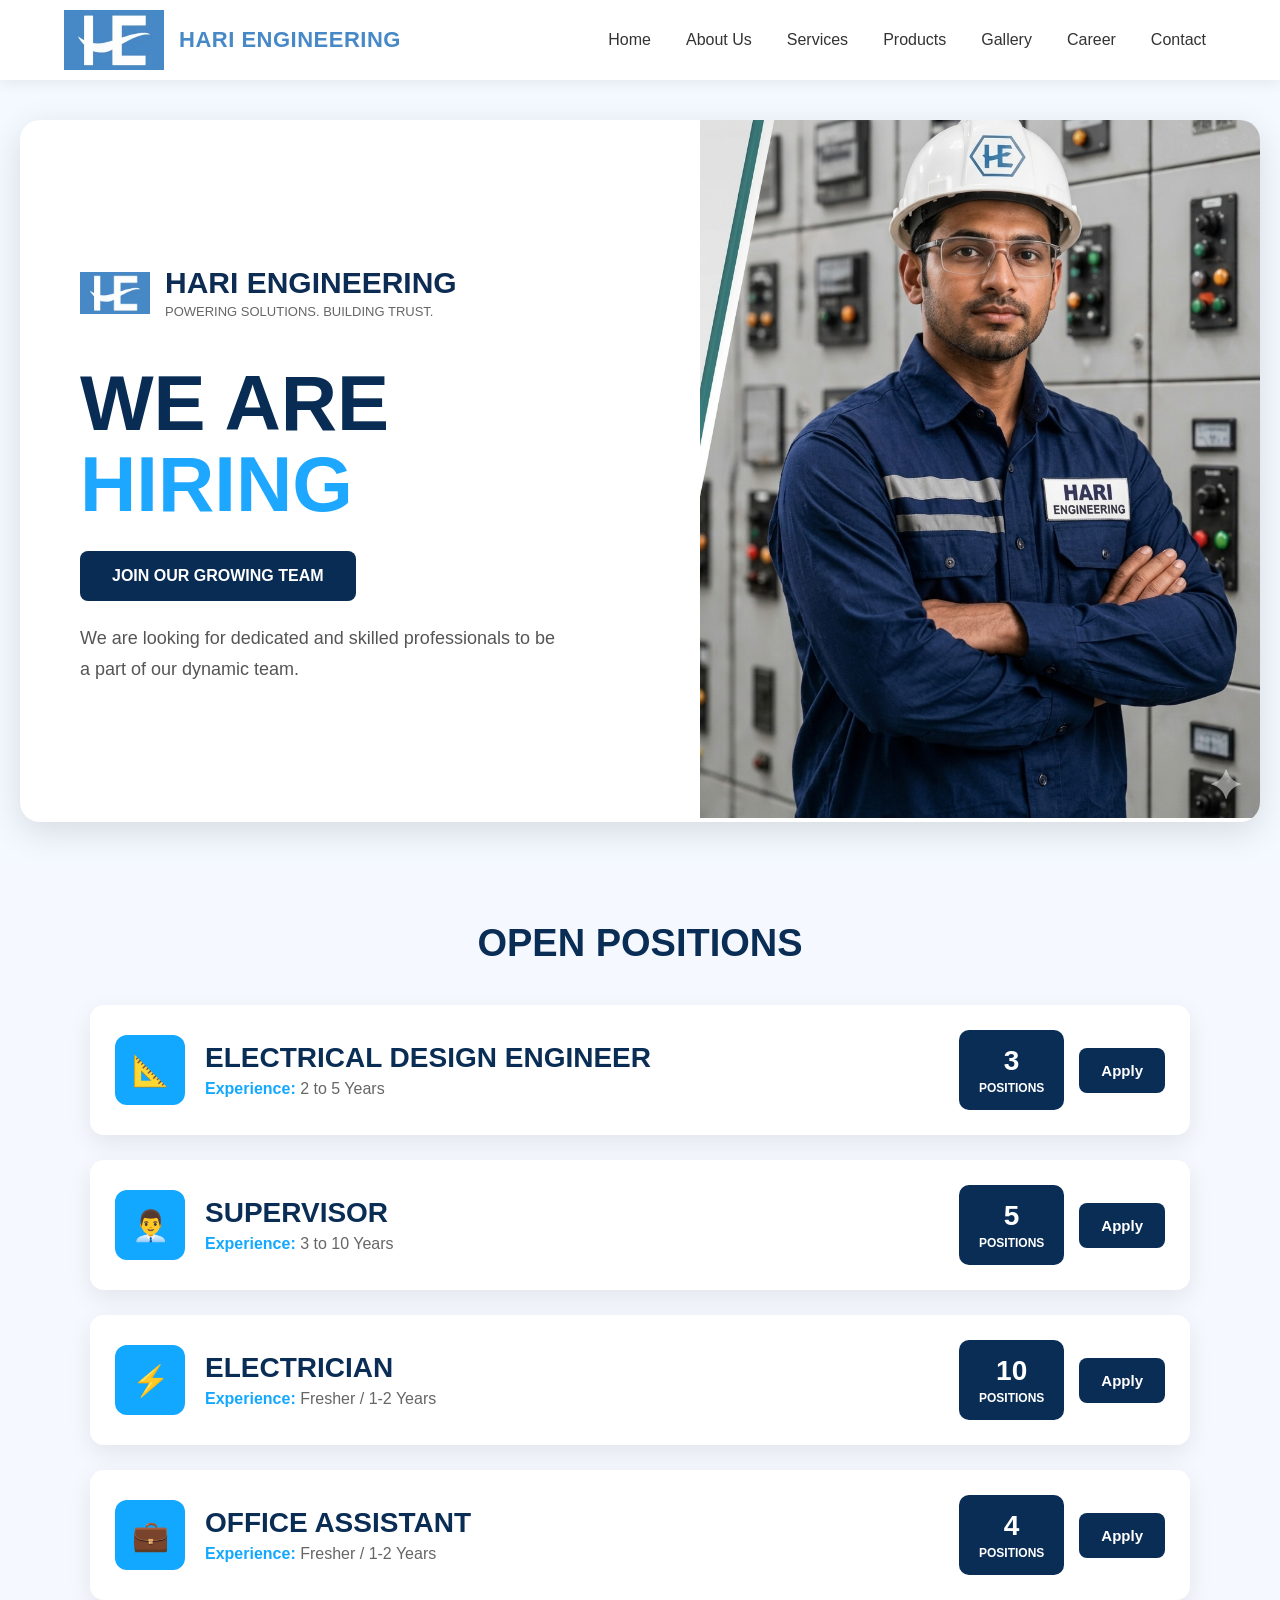
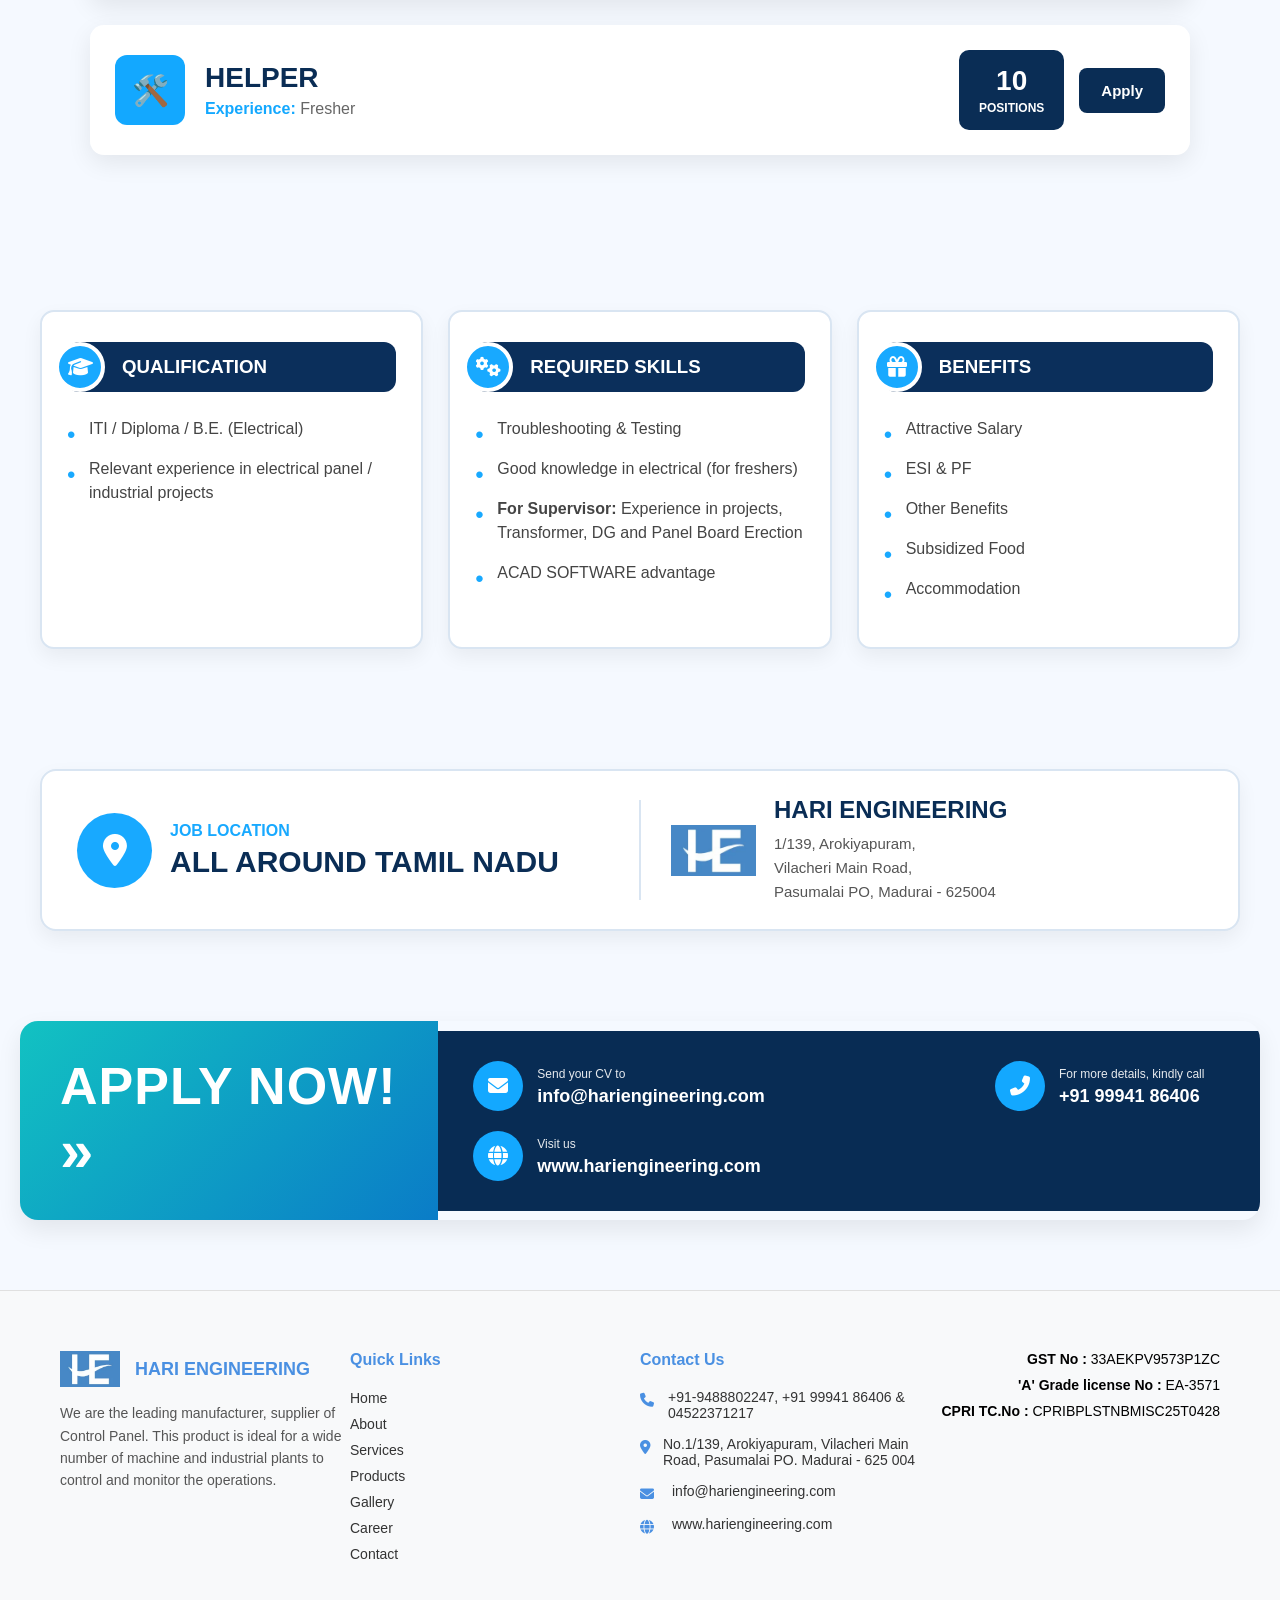
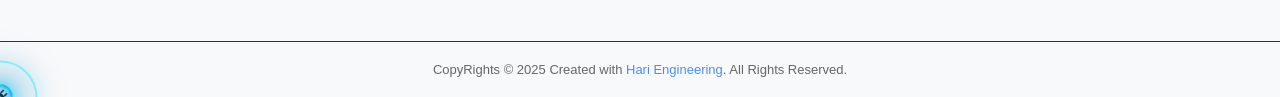
<file: career.html>
<!doctype html>
<html lang="en">
  <head>
    <meta charset="UTF-8" />
    <meta name="viewport" content="width=device-width, initial-scale=1.0" />
    <title>Hari Engineering</title>

    <!-- Font Awesome -->
    <link
      rel="stylesheet"
      href="https://cdnjs.cloudflare.com/ajax/libs/font-awesome/6.5.1/css/all.min.css"
    />

    <!-- AOS CSS -->
    <link rel="stylesheet" href="https://unpkg.com/aos@2.3.4/dist/aos.css" />

    <link rel="stylesheet" href="./assets/css/header.css" />
    <link rel="stylesheet" href="./assets/css/we_are_hiring.css" />
    <link rel="stylesheet" href="./assets/css/position.css" />
    <link rel="stylesheet" href="./assets/css/foot.css" />
    <link rel="stylesheet" href="./assets/css/qualification.css" />
    <link rel="stylesheet" href="./assets/css/job-location.css" />
    <link rel="stylesheet" href="./assets/css/footer.css" />
  </head>

  <body>
    <!-- HEADER -->
    <header class="main-header" data-aos="fade-down">
      <nav class="navbar">
        <div class="logo-container">
          <a href="index.html" class="logo-link">
            <img
              src="./assets/images/logo.webp"
              alt="Hari Engineering Logo"
              class="header-logo"
            />
          </a>
          <div class="brand-text">
            <h1>HARI ENGINEERING</h1>
          </div>
        </div>

        <input type="checkbox" id="nav-check" />
        <label for="nav-check" class="nav-toggler">
          <span></span>
          <span></span>
          <span></span>
        </label>

        <ul class="nav-links">
          <li><a href="index.html">Home</a></li>
          <li><a href="about.html">About Us</a></li>
          <li><a href="services.html">Services</a></li>
          <li><a href="products.html">Products</a></li>
          <li><a href="gallery.html">Gallery</a></li>
          <li><a href="career.html">Career</a></li>
          <li><a href="contact.html">Contact</a></li>
        </ul>
      </nav>
    </header>

    <!-- BANNER -->
    <section class="hiring-banner">
      <div class="banner-container">
        <div class="banner-content" data-aos="fade-right">
          <div class="logo-box">
            <img src="./assets/images/logo.webp" alt="Hari Engineering Logo" />
            <div>
              <h3>HARI ENGINEERING</h3>
              <p>POWERING SOLUTIONS. BUILDING TRUST.</p>
            </div>
          </div>

          <h1>WE ARE <span>HIRING</span></h1>
          <a href="#" class="join-btn">JOIN OUR GROWING TEAM</a>

          <p class="description">
            We are looking for dedicated and skilled professionals to be a part
            of our dynamic team.
          </p>
        </div>

        <div class="banner-image" data-aos="fade-left">
          <img src="./assets/images/hari_eng.PNG" alt="Engineer" />
        </div>
      </div>
    </section>

    <!-- POSITIONS -->
    <section class="positions-section">
      <div class="positions-container">
        <h2 class="section-title" data-aos="fade-up">OPEN POSITIONS</h2>

        <div class="job-card" data-aos="zoom-in">
          <div class="job-left">
            <div class="icon-box">📐</div>
            <div class="job-info">
              <h3>ELECTRICAL DESIGN ENGINEER</h3>
              <p><span>Experience:</span> 2 to 5 Years</p>
            </div>
          </div>
          <div class="job-right">
            <div class="positions-count">3 <span>POSITIONS</span></div>
            <button class="apply-btn">Apply</button>
          </div>
        </div>

        <div class="job-card" data-aos="zoom-in">
          <div class="job-left">
            <div class="icon-box">👨‍💼</div>
            <div class="job-info">
              <h3>SUPERVISOR</h3>
              <p><span>Experience:</span> 3 to 10 Years</p>
            </div>
          </div>
          <div class="job-right">
            <div class="positions-count">5 <span>POSITIONS</span></div>
            <button class="apply-btn">Apply</button>
          </div>
        </div>

        <div class="job-card" data-aos="zoom-in" data-aos-delay="100">
          <div class="job-left">
            <div class="icon-box">⚡</div>
            <div class="job-info">
              <h3>ELECTRICIAN</h3>
              <p><span>Experience:</span> Fresher / 1-2 Years</p>
            </div>
          </div>
          <div class="job-right">
            <div class="positions-count">10 <span>POSITIONS</span></div>
            <button class="apply-btn">Apply</button>
          </div>
        </div>

        <div class="job-card" data-aos="zoom-in" data-aos-delay="150">
          <div class="job-left">
            <div class="icon-box">💼</div>
            <div class="job-info">
              <h3>OFFICE ASSISTANT</h3>
              <p><span>Experience:</span> Fresher / 1-2 Years</p>
            </div>
          </div>

          <div class="job-right">
            <div class="positions-count">4 <span>POSITIONS</span></div>
            <button class="apply-btn">Apply</button>
          </div>
        </div>

        <div class="job-card" data-aos="zoom-in" data-aos-delay="200">
          <div class="job-left">
            <div class="icon-box">🛠️</div>
            <div class="job-info">
              <h3>HELPER</h3>
              <p><span>Experience:</span> Fresher</p>
            </div>
          </div>
          <div class="job-right">
            <div class="positions-count">10 <span>POSITIONS</span></div>
            <button class="apply-btn">Apply</button>
          </div>
        </div>
      </div>
    </section>

    <section class="career-benefits">
      <div class="qualification-container">
        <!-- CARD 1 -->
        <div class="info-card">
          <div class="card-header">
            <div class="icon-circle"><i class="fas fa-graduation-cap"></i></div>
            <h3>QUALIFICATION</h3>
          </div>
          <ul>
            <li>ITI / Diploma / B.E. (Electrical)</li>
            <li>
              Relevant experience in electrical panel / industrial projects
            </li>
          </ul>
        </div>
        <!-- CARD 2 -->
        <div class="info-card">
          <div class="card-header">
            <div class="icon-circle"><i class="fas fa-cogs"></i></div>
            <h3>REQUIRED SKILLS</h3>
          </div>
          <ul>
            <li>Troubleshooting & Testing</li>
            <li>Good knowledge in electrical (for freshers)</li>
            <li>
              <strong>For Supervisor:</strong> Experience in projects,
              Transformer, DG and Panel Board Erection
            </li>
            <li>ACAD SOFTWARE advantage</li>
          </ul>
        </div>
        <!-- CARD 3 -->
        <div class="info-card">
          <div class="card-header">
            <div class="icon-circle"><i class="fas fa-gift"></i></div>
            <h3>BENEFITS</h3>
          </div>
          <ul>
            <li>Attractive Salary</li>
            <li>ESI & PF</li>
            <li>Other Benefits</li>
            <li>Subsidized Food</li>
            <li>Accommodation</li>
          </ul>
        </div>
      </div>
    </section>

    <!-- LOCATION -->
    <section class="job-location-section">
      <div class="job-location-container">
        <!-- Left -->
        <div class="location-left">
          <div class="location-icon"><i class="fas fa-map-marker-alt"></i></div>
          <div class="location-text">
            <span>JOB LOCATION</span>
            <h2>ALL AROUND TAMIL NADU</h2>
          </div>
        </div>
        <!-- Center -->
        <div class="divider"></div>
        <!-- Right -->
        <div class="location-right">
          <img src="./assets/images/logo.webp" alt="Hari Engineering" />
          <div class="company-address">
            <h3>HARI ENGINEERING</h3>
            <p>
              1/139, Arokiyapuram,<br />
              Vilacheri Main Road,<br />
              Pasumalai PO, Madurai - 625004
            </p>
          </div>
        </div>
      </div>
    </section>

    <!-- APPLY NOW -->
    <section class="apply-now-section">
      <div class="apply-now-container">
        <!-- Left -->
        <div class="apply-left">
          <h2>APPLY NOW! <span>»</span></h2>
        </div>
        <!-- Right -->
        <div class="apply-right">
          <div class="contact-item">
            <i class="fas fa-envelope"></i>
            <div>
              <small>Send your CV to</small>
              <p>info@hariengineering.com</p>
            </div>
          </div>
          <div class="contact-item">
            <i class="fas fa-phone-alt"></i>
            <div>
              <small>For more details, kindly call</small>
              <p>+91 99941 86406</p>
            </div>
          </div>
          <div class="contact-item">
            <i class="fas fa-globe"></i>
            <div>
              <small>Visit us</small>
              <p>www.hariengineering.com</p>
            </div>
          </div>
        </div>
      </div>
    </section>

    <!-- FOOTER -->
    <footer class="main-footer" data-aos="fade-up">
      <div class="footer-container">
        <div class="footer-col brand-info">
          <div class="footer-logo">
            <img src="./assets/images/logo.webp" alt="Hari Engineering Logo" />
            <div class="logo-text">
              <h3>HARI ENGINEERING</h3>
            </div>
          </div>
          <p class="brand-description">
            We are the leading manufacturer, supplier of Control Panel. This
            product is ideal for a wide number of machine and industrial plants
            to control and monitor the operations.
          </p>
        </div>

        <div class="footer-col">
          <h4>Quick Links</h4>
          <ul class="footer-links">
            <li><a href="index.html">Home</a></li>
            <li><a href="about.html">About</a></li>
            <li><a href="services.html">Services</a></li>
            <li><a href="products.html">Products</a></li>
            <li><a href="gallery.html">Gallery</a></li>
            <li><a href="career.html">Career</a></li>
            <li><a href="contact.html">Contact</a></li>
          </ul>
        </div>

        <div class="footer-col">
          <h4>Contact Us</h4>
          <ul class="contact-details">
            <li>
              <i class="fa-solid fa-phone"></i>
              <span>+91-9488802247, +91 99941 86406 & 04522371217</span>
            </li>
            <li>
              <i class="fa-solid fa-location-dot"></i>
              <span
                >No.1/139, Arokiyapuram, Vilacheri Main Road, Pasumalai PO.
                Madurai - 625 004</span
              >
            </li>
            <li>
              <i class="fa-solid fa-envelope"></i>
              <span>info@hariengineering.com</span>
            </li>
            <li>
              <i class="fa-solid fa-globe"></i>
              <span>www.hariengineering.com</span>
            </li>
          </ul>
        </div>

        <div class="footer-col license-info">
          <p><strong>GST No :</strong> 33AEKPV9573P1ZC</p>
          <p><strong>'A' Grade license No :</strong> EA-3571</p>
          <p><strong>CPRI TC.No :</strong> CPRIBPLSTNBMISC25T0428</p>
        </div>
      </div>

      <div class="footer-bottom">
        <p>
          CopyRights © 2025 Created with <span>Hari Engineering</span>. All
          Rights Reserved.
        </p>
      </div>
    </footer>
    <div class="electric-cursor"></div>

    <script src="./assets/js/position.js"></script>
    <script src="./assets/js/header.js"></script>

    <!-- AOS JS -->
    <script src="https://unpkg.com/aos@2.3.4/dist/aos.js"></script>

    <script>
      AOS.init({
        duration: 1200,
        once: true,
      });

      // Join button popup
      document
        .querySelector(".join-btn")
        .addEventListener("click", function (e) {
          e.preventDefault();
          alert("Apply Now - Hari Engineering");
        });

      // Apply buttons WhatsApp redirect
      const applyBtns = document.querySelectorAll(".apply-btn");

      applyBtns.forEach((btn, index) => {
        btn.addEventListener("click", () => {
          const roles = [
            "Electrical Design Engineer",
            "Supervisor",
            "Electrician",
            "Office Assistant",
            "Helper",
          ];
          const phone = "919994186406";

          const message = `Hello Hari Engineering, I am interested in applying for ${roles[index]} position. Please share more details.`;

          window.open(
            `https://wa.me/${phone}?text=${encodeURIComponent(message)}`,
            "_blank",
          );
        });
      });
    </script>
  </body>
</html>
</file>
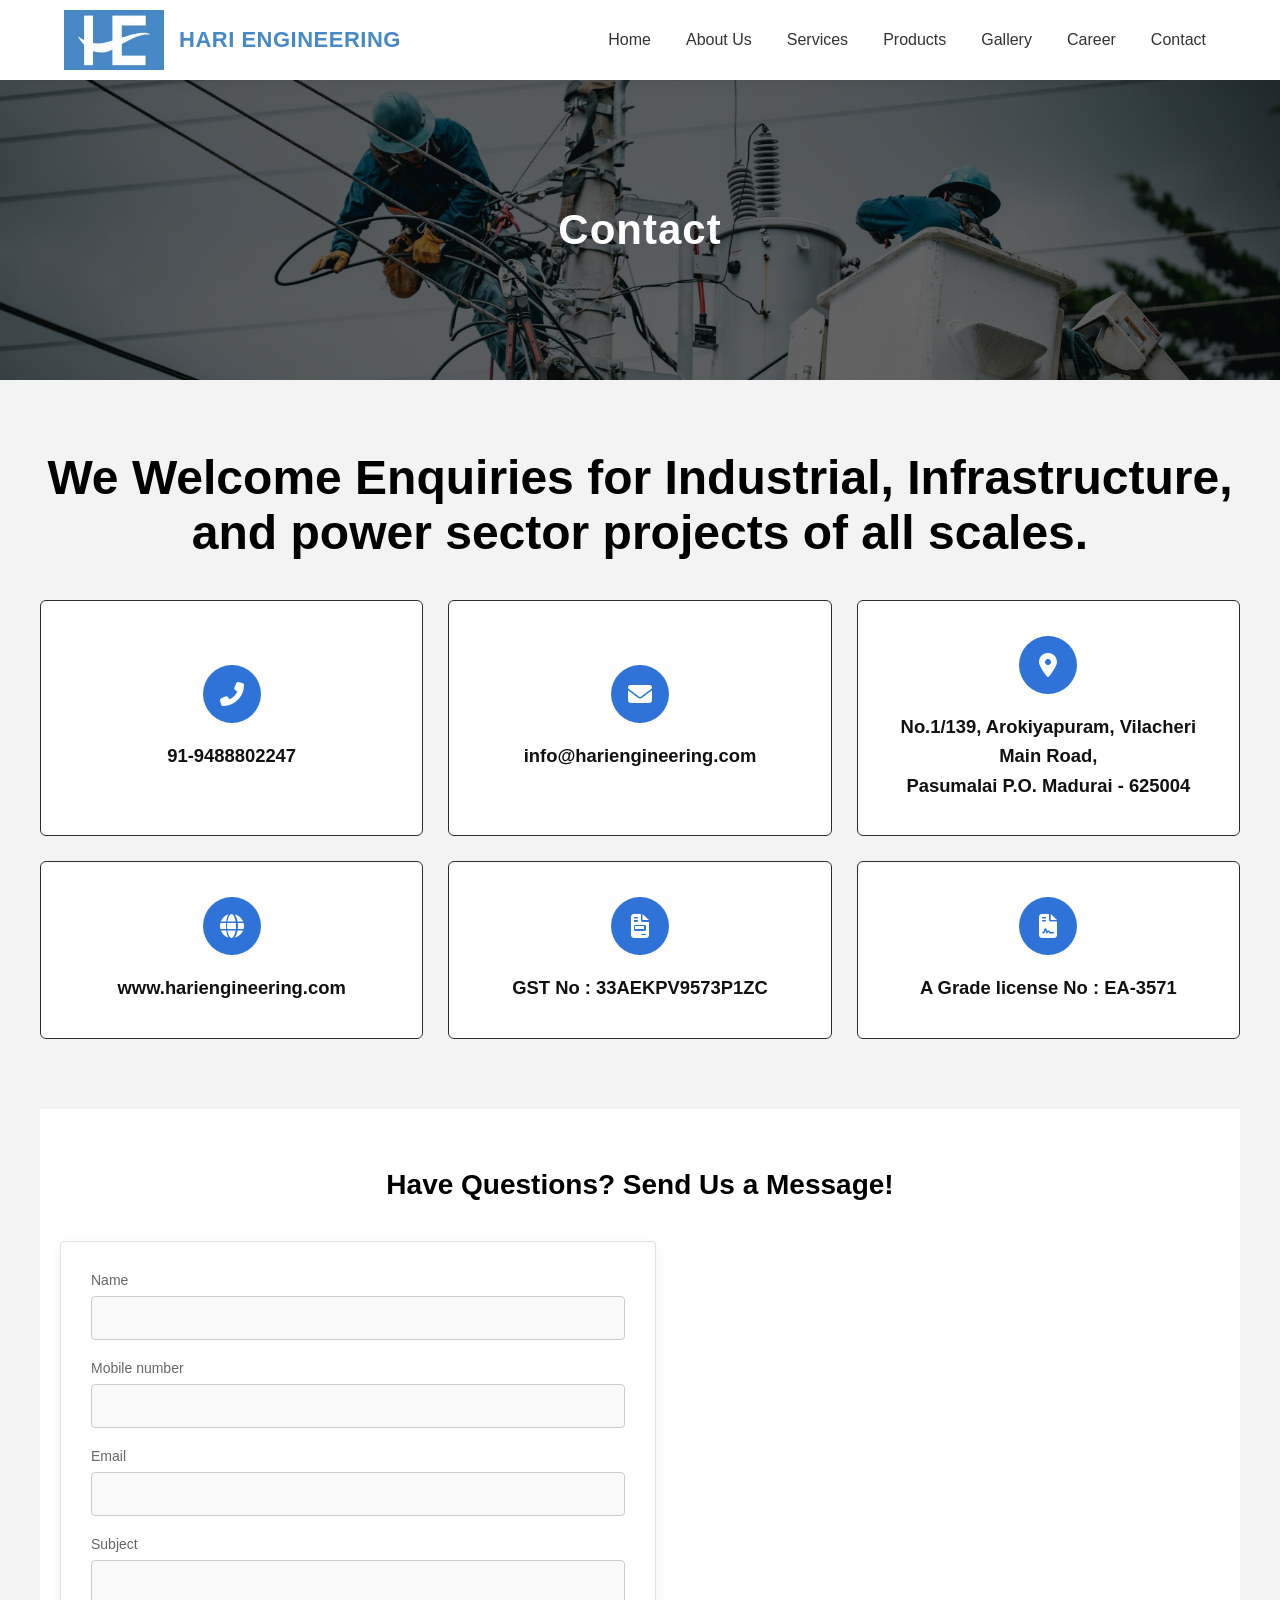
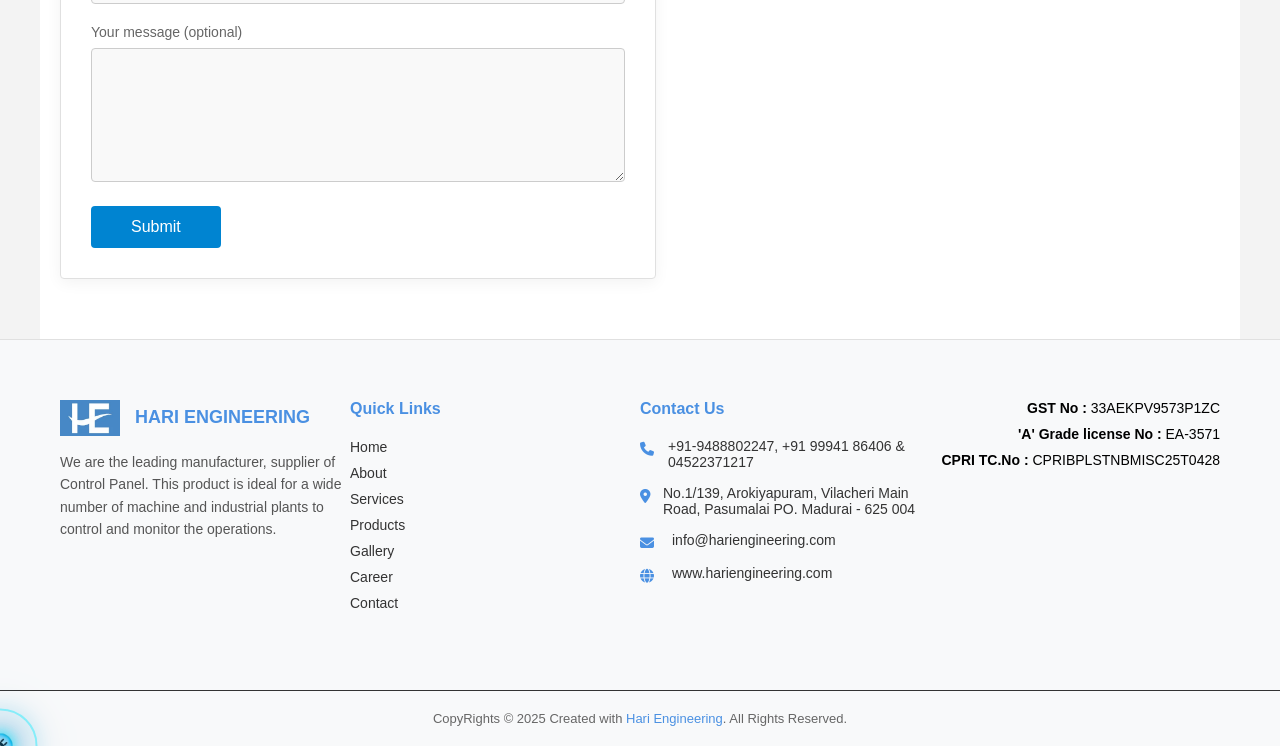
<file: contact.html>
<!doctype html>
<html lang="en">
  <head>
    <meta charset="UTF-8" />
    <meta name="viewport" content="width=device-width, initial-scale=1.0" />
    <title>Hari Engineering</title>
    <link rel="stylesheet" href="./assets/css/header.css" />
    <link rel="stylesheet" href="./assets/css/footer.css" />
    <link rel="stylesheet" href="./assets/css/about-banner.css" />
    <link rel="stylesheet" href="./assets/css/get-touch.css" />
    <link rel="stylesheet" href="./assets/css/contact.css" />
    <link
      rel="stylesheet"
      href="https://cdnjs.cloudflare.com/ajax/libs/font-awesome/6.5.1/css/all.min.css"
    />

    <!-- AOS CSS -->
    <link rel="stylesheet" href="https://unpkg.com/aos@2.3.4/dist/aos.css" />
  </head>
  <body>
    <header class="main-header">
      <nav class="navbar">
        <div class="logo-container">
          <a href="index.html" class="logo-link">
            <img
              src="./assets/images/logo.webp"
              alt="Hari Engineering Logo"
              class="header-logo"
            />
          </a>
          <div class="brand-text">
            <h1>HARI ENGINEERING</h1>
          </div>
        </div>

        <input type="checkbox" id="nav-check" />
        <label for="nav-check" class="nav-toggler">
          <span></span>
          <span></span>
          <span></span>
        </label>

        <ul class="nav-links">
          <li><a href="index.html">Home</a></li>
          <li><a href="about.html">About Us</a></li>
          <li><a href="services.html">Services</a></li>
          <li><a href="products.html">Products</a></li>
          <li><a href="gallery.html">Gallery</a></li>
          <li><a href="career.html">Career</a></li>
          <li><a href="contact.html">Contact</a></li>
        </ul>
      </nav>
    </header>

    <section class="about-banner" data-aos="zoom-in">
      <div class="banner-overlay">
        <div class="banner-content">
          <h1>Contact</h1>
        </div>
      </div>
    </section>

    <section class="contact-section" data-aos="fade-up">
      <div class="contact-container">
        <h2>
          We Welcome Enquiries for Industrial, Infrastructure, and power sector
          projects of all scales.
        </h2>

        <div class="contact-grid">
          <div class="contact-card" data-aos="fade-up" data-aos-delay="100">
            <div class="icon"><i class="fas fa-phone-alt"></i></div>
            <p>91-9488802247</p>
          </div>

          <div class="contact-card" data-aos="fade-up" data-aos-delay="200">
            <div class="icon"><i class="fas fa-envelope"></i></div>
            <p>info@hariengineering.com</p>
          </div>

          <div class="contact-card" data-aos="fade-up" data-aos-delay="300">
            <div class="icon"><i class="fas fa-map-marker-alt"></i></div>
            <p>
              No.1/139, Arokiyapuram, Vilacheri Main Road,<br />
              Pasumalai P.O. Madurai - 625004
            </p>
          </div>

          <div class="contact-card" data-aos="fade-up" data-aos-delay="400">
            <div class="icon"><i class="fas fa-globe"></i></div>
            <p>www.hariengineering.com</p>
          </div>

          <div class="contact-card" data-aos="fade-up" data-aos-delay="500">
            <div class="icon"><i class="fas fa-file-invoice"></i></div>
            <p>GST No : 33AEKPV9573P1ZC</p>
          </div>

          <div class="contact-card" data-aos="fade-up" data-aos-delay="600">
            <div class="icon"><i class="fas fa-file-contract"></i></div>
            <p>A Grade license No : EA-3571</p>
          </div>
        </div>
      </div>
    </section>

    <section class="message-section" data-aos="fade-up">
      <h2 class="message-title">Have Questions? Send Us a Message!</h2>

      <div class="message-container">
        <!-- Contact Form Side -->
        <div class="form-card" data-aos="fade-right">
          <form id="contactForm">
            <div class="input-group">
              <label for="name">Name</label>
              <input type="text" id="name" name="name" required />
            </div>

            <div class="input-group">
              <label for="phone">Mobile number</label>
              <input type="tel" id="phone" name="phone" required />
            </div>

            <div class="input-group">
              <label for="email">Email</label>
              <input type="email" id="email" name="email" required />
            </div>

            <div class="input-group">
              <label for="subject">Subject</label>
              <input type="text" id="subject" name="subject" required />
            </div>

            <div class="input-group">
              <label for="message">Your message (optional)</label>
              <textarea id="message" name="message" rows="6"></textarea>
            </div>

            <button type="submit" class="submit-btn">Submit</button>
          </form>
        </div>

        <!-- Map Side -->
        <div class="map-container" data-aos="fade-left">
          <iframe
            src="https://www.google.com/maps/embed?pb=!1m18!1m12!1m3!1d3930.425471947705!2d78.0695068!3d9.898476799999997!2m3!1f0!2f0!3f0!3m2!1i1024!2i768!4f13.1!3m3!1m2!1s0x3b00cfb238c5c947%3A0x6843af1b5809a12!2sHari%20Engineering!5e0!3m2!1sen!2sin!4v1778659150950!5m2!1sen!2sin"
            width="100%"
            height="100%"
            style="border: 0"
            allowfullscreen=""
            loading="lazy"
            referrerpolicy="no-referrer-when-downgrade"
          >
          </iframe>
        </div>
      </div>
    </section>

    <footer class="main-footer" data-aos="fade-up">
      <div class="footer-container">
        <div class="footer-col brand-info">
          <div class="footer-logo">
            <img src="./assets/images/logo.webp" alt="Hari Engineering Logo" />
            <div class="logo-text">
              <h3>HARI ENGINEERING</h3>
            </div>
          </div>
          <p class="brand-description">
            We are the leading manufacturer, supplier of Control Panel. This
            product is ideal for a wide number of machine and industrial plants
            to control and monitor the operations.
          </p>
        </div>

        <div class="footer-col">
          <h4>Quick Links</h4>
          <ul class="footer-links">
            <li><a href="index.html">Home</a></li>
            <li><a href="about.html">About</a></li>
            <li><a href="services.html">Services</a></li>
            <li><a href="products.html">Products</a></li>
            <li><a href="gallery.html">Gallery</a></li>
            <li><a href="career.html">Career</a></li>
            <li><a href="contact.html">Contact</a></li>
          </ul>
        </div>

        <div class="footer-col">
          <h4>Contact Us</h4>
          <ul class="contact-details">
            <li>
              <i class="fa-solid fa-phone"></i>
              <span>+91-9488802247, +91 99941 86406 & 04522371217</span>
            </li>
            <li>
              <i class="fa-solid fa-location-dot"></i>
              <span>
                No.1/139, Arokiyapuram, Vilacheri Main Road, Pasumalai PO.
                Madurai - 625 004
              </span>
            </li>
            <li>
              <i class="fa-solid fa-envelope"></i>
              <span>info@hariengineering.com</span>
            </li>
            <li>
              <i class="fa-solid fa-globe"></i>
              <span>www.hariengineering.com</span>
            </li>
          </ul>
        </div>

        <div class="footer-col license-info">
          <p><strong>GST No :</strong> 33AEKPV9573P1ZC</p>
          <p><strong>'A' Grade license No :</strong> EA-3571</p>
          <p><strong>CPRI TC.No :</strong> CPRIBPLSTNBMISC25T0428</p>
        </div>
      </div>

      <div class="footer-bottom">
        <p>
          CopyRights © 2025 Created with <span>Hari Engineering</span>. All
          Rights Reserved.
        </p>
      </div>
    </footer>

    <div class="electric-cursor"></div>

    <script src="./assets/js/header.js"></script>
    <script src="./assets/js/contact.js"></script>

    <!-- AOS JS -->
    <script src="https://unpkg.com/aos@2.3.4/dist/aos.js"></script>

    <script>
      AOS.init({
        duration: 1000,
        once: true,
      });
    </script>
  </body>
</html>
</file>
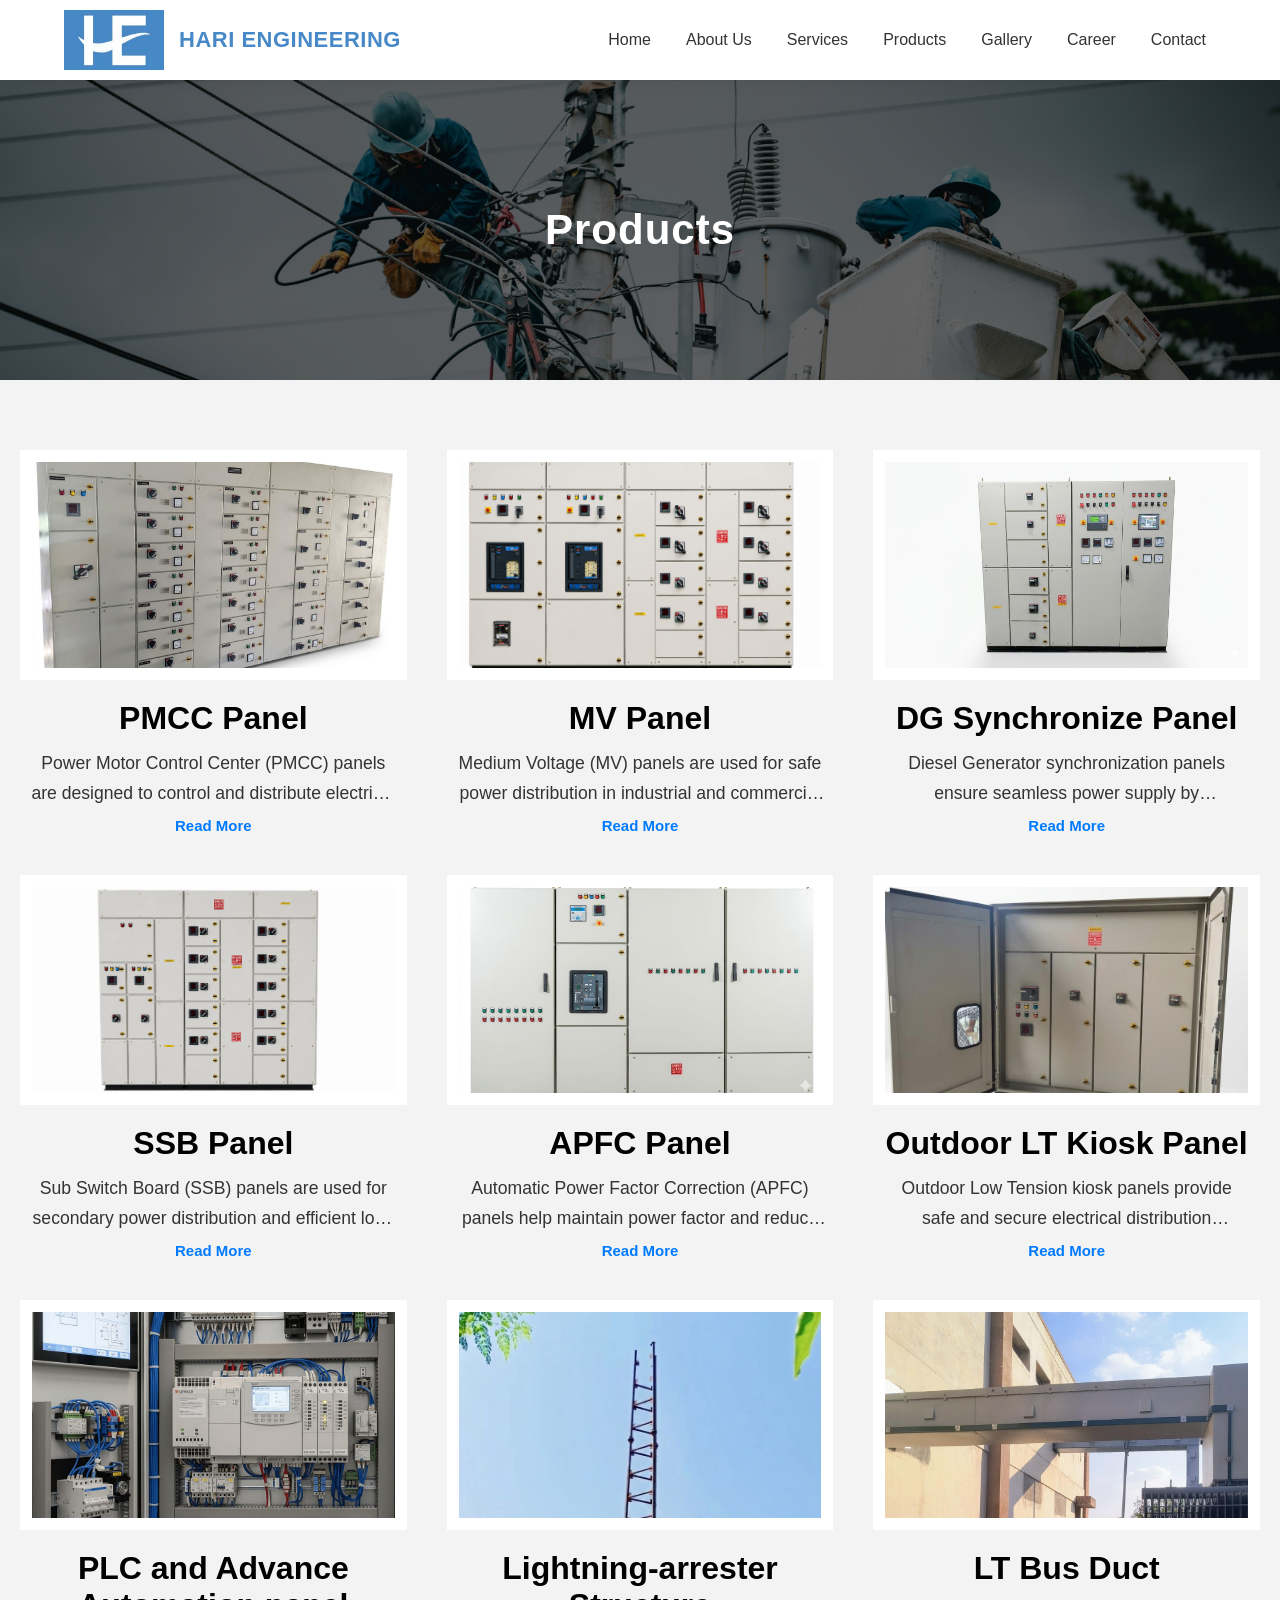
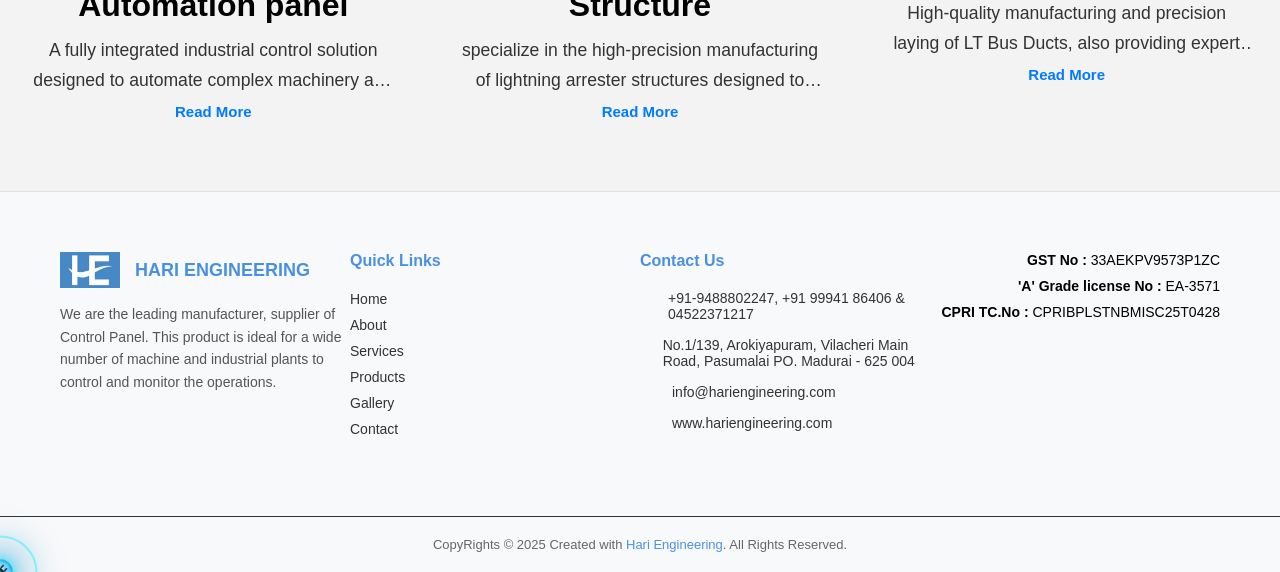
<file: products.html>
<!doctype html>
<html lang="en">
  <head>
    <meta charset="UTF-8" />
    <meta name="viewport" content="width=device-width, initial-scale=1.0" />
    <title>Hari Engineering</title>
    <link rel="stylesheet" href="./assets/css/header.css" />
    <link rel="stylesheet" href="./assets/css/footer.css" />
    <link rel="stylesheet" href="./assets/css/about-banner.css" />
    <link rel="stylesheet" href="./assets/css/products.css" />

    <!-- AOS CSS -->
    <link rel="stylesheet" href="https://unpkg.com/aos@2.3.4/dist/aos.css" />
  </head>
  <body>
    <header class="main-header" data-aos="fade-down">
      <nav class="navbar">
        <div class="logo-container">
          <a href="index.html" class="logo-link">
            <img
              src="./assets/images/logo.webp"
              alt="Hari Engineering Logo"
              class="header-logo"
            />
          </a>
          <div class="brand-text">
            <h1>HARI ENGINEERING</h1>
          </div>
        </div>

        <input type="checkbox" id="nav-check" />
        <label for="nav-check" class="nav-toggler">
          <span></span>
          <span></span>
          <span></span>
        </label>

        <ul class="nav-links">
          <li><a href="index.html">Home</a></li>
          <li><a href="about.html">About Us</a></li>
          <li><a href="services.html">Services</a></li>
          <li><a href="products.html">Products</a></li>
          <li><a href="gallery.html">Gallery</a></li>
          <li><a href="career.html">Career</a></li>
          <li><a href="contact.html">Contact</a></li>
        </ul>
      </nav>
    </header>

    <section class="about-banner">
      <div class="banner-overlay">
        <div class="banner-content" data-aos="zoom-in">
          <h1>Products</h1>
        </div>
      </div>
    </section>

    <section class="products-section">
      <div class="container">
        <div class="product-card" data-aos="fade-up" data-aos-delay="100">
          <img src="./assets/images/pmcc_panel.jpeg" alt="PMCC Panel" />
          <h3>PMCC Panel</h3>
          <p class="product-description">
            Power Motor Control Center (PMCC) panels are designed to control and
            distribute electrical power efficiently, ensuring smooth industrial
            operations.
          </p>
        </div>

        <div class="product-card" data-aos="fade-up" data-aos-delay="200">
          <img src="./assets/images/9.png" alt="MV Panel" />
          <h3>MV Panel</h3>
          <p class="product-description">
            Medium Voltage (MV) panels are used for safe power distribution in
            industrial and commercial setups.
          </p>
        </div>

        <div class="product-card" data-aos="fade-up" data-aos-delay="300">
          <img src="./assets/images/dg.jpeg" alt="DG Synchronize Panel" />
          <h3>DG Synchronize Panel</h3>
          <p class="product-description">
            Diesel Generator synchronization panels ensure seamless power supply
            by synchronizing multiple generators.
          </p>
        </div>

        <div class="product-card" data-aos="fade-up" data-aos-delay="100">
          <img src="./assets/images/10.png" alt="SSB Panel" />
          <h3>SSB Panel</h3>
          <p class="product-description">
            Sub Switch Board (SSB) panels are used for secondary power
            distribution and efficient load management.
          </p>
        </div>

        <div class="product-card" data-aos="fade-up" data-aos-delay="200">
          <img src="./assets/images/apfc_panel.jpeg" alt="APFC Panel" />
          <h3>APFC Panel</h3>
          <p class="product-description">
            Automatic Power Factor Correction (APFC) panels help maintain power
            factor and reduce energy consumption.
          </p>
        </div>

        <div class="product-card" data-aos="fade-up" data-aos-delay="300">
          <img src="./assets/images/kishok.jpeg" alt="Outdoor LT Kiosk Panel" />
          <h3>Outdoor LT Kiosk Panel</h3>
          <p class="product-description">
            Outdoor Low Tension kiosk panels provide safe and secure electrical
            distribution solutions.
          </p>
        </div>

        <div class="product-card" data-aos="fade-up" data-aos-delay="300">
          <img src="./assets/images/plc.jpeg" alt="PLC Panel" />
          <h3>PLC and Advance Automation panel</h3>
          <p class="product-description">
            A fully integrated industrial control solution designed to automate
            complex machinery and processes using advance technology.
          </p>
        </div>

        <div class="product-card" data-aos="fade-up" data-aos-delay="300">
          <img
            src="./assets/images/lightning_arrester.jpeg"
            alt="Lightning-arrester Structure"
          />
          <h3>Lightning-arrester Structure</h3>
          <p class="product-description">
            specialize in the high-precision manufacturing of lightning arrester
            structures designed to withstand extreme conditions, offering robust
            support for heights up to 20 meters. Ensures maximum stability and
            long-term durability for critical power infrastructure.
          </p>
        </div>

        <div class="product-card" data-aos="fade-up" data-aos-delay="300">
          <img src="./assets/images/bus_duct.jpeg" alt="LT Bus Duct" />
          <h3>LT Bus Duct</h3>
          <p class="product-description">
            High-quality manufacturing and precision laying of LT Bus Ducts,
            also providing expert technical analysis.
          </p>
        </div>
      </div>
    </section>
    <footer class="main-footer" data-aos="fade-up">
      <div class="footer-container">
        <div class="footer-col brand-info">
          <div class="footer-logo">
            <img src="./assets/images/logo.webp" alt="Hari Engineering Logo" />
            <div class="logo-text">
              <h3>HARI ENGINEERING</h3>
            </div>
          </div>
          <p class="brand-description">
            We are the leading manufacturer, supplier of Control Panel. This
            product is ideal for a wide number of machine and industrial plants
            to control and monitor the operations.
          </p>
        </div>

        <div class="footer-col">
          <h4>Quick Links</h4>
          <ul class="footer-links">
            <li><a href="index.html">Home</a></li>
            <li><a href="about.html">About</a></li>
            <li><a href="services.html">Services</a></li>
            <li><a href="products.html">Products</a></li>
            <li><a href="gallery.html">Gallery</a></li>
            <li><a href="contact.html">Contact</a></li>
          </ul>
        </div>

        <div class="footer-col">
          <h4>Contact Us</h4>
          <ul class="contact-details">
            <li>
              <i class="fa-solid fa-phone"></i>
              <span>+91-9488802247, +91 99941 86406 & 04522371217</span>
            </li>
            <li>
              <i class="fa-solid fa-location-dot"></i>
              <span
                >No.1/139, Arokiyapuram, Vilacheri Main Road, Pasumalai PO.
                Madurai - 625 004</span
              >
            </li>
            <li>
              <i class="fa-solid fa-envelope"></i>
              <span>info@hariengineering.com</span>
            </li>
            <li>
              <i class="fa-solid fa-globe"></i>
              <span>www.hariengineering.com</span>
            </li>
          </ul>
        </div>

        <div class="footer-col license-info">
          <p><strong>GST No :</strong> 33AEKPV9573P1ZC</p>
          <p><strong>'A' Grade license No :</strong> EA-3571</p>
          <p><strong>CPRI TC.No :</strong> CPRIBPLSTNBMISC25T0428</p>
        </div>
      </div>

      <div class="footer-bottom">
        <p>
          CopyRights © 2025 Created with <span>Hari Engineering</span>. All
          Rights Reserved.
        </p>
      </div>
    </footer>

    <div class="electric-cursor"></div>

    <script src="./assets/js/header.js"></script>
    <script src="./assets/js/products.js"></script>

    <!-- AOS JS -->
    <script src="https://unpkg.com/aos@2.3.4/dist/aos.js"></script>
    <script>
      AOS.init({
        duration: 1000,
        once: true,
      });
    </script>
  </body>
</html>
</file>
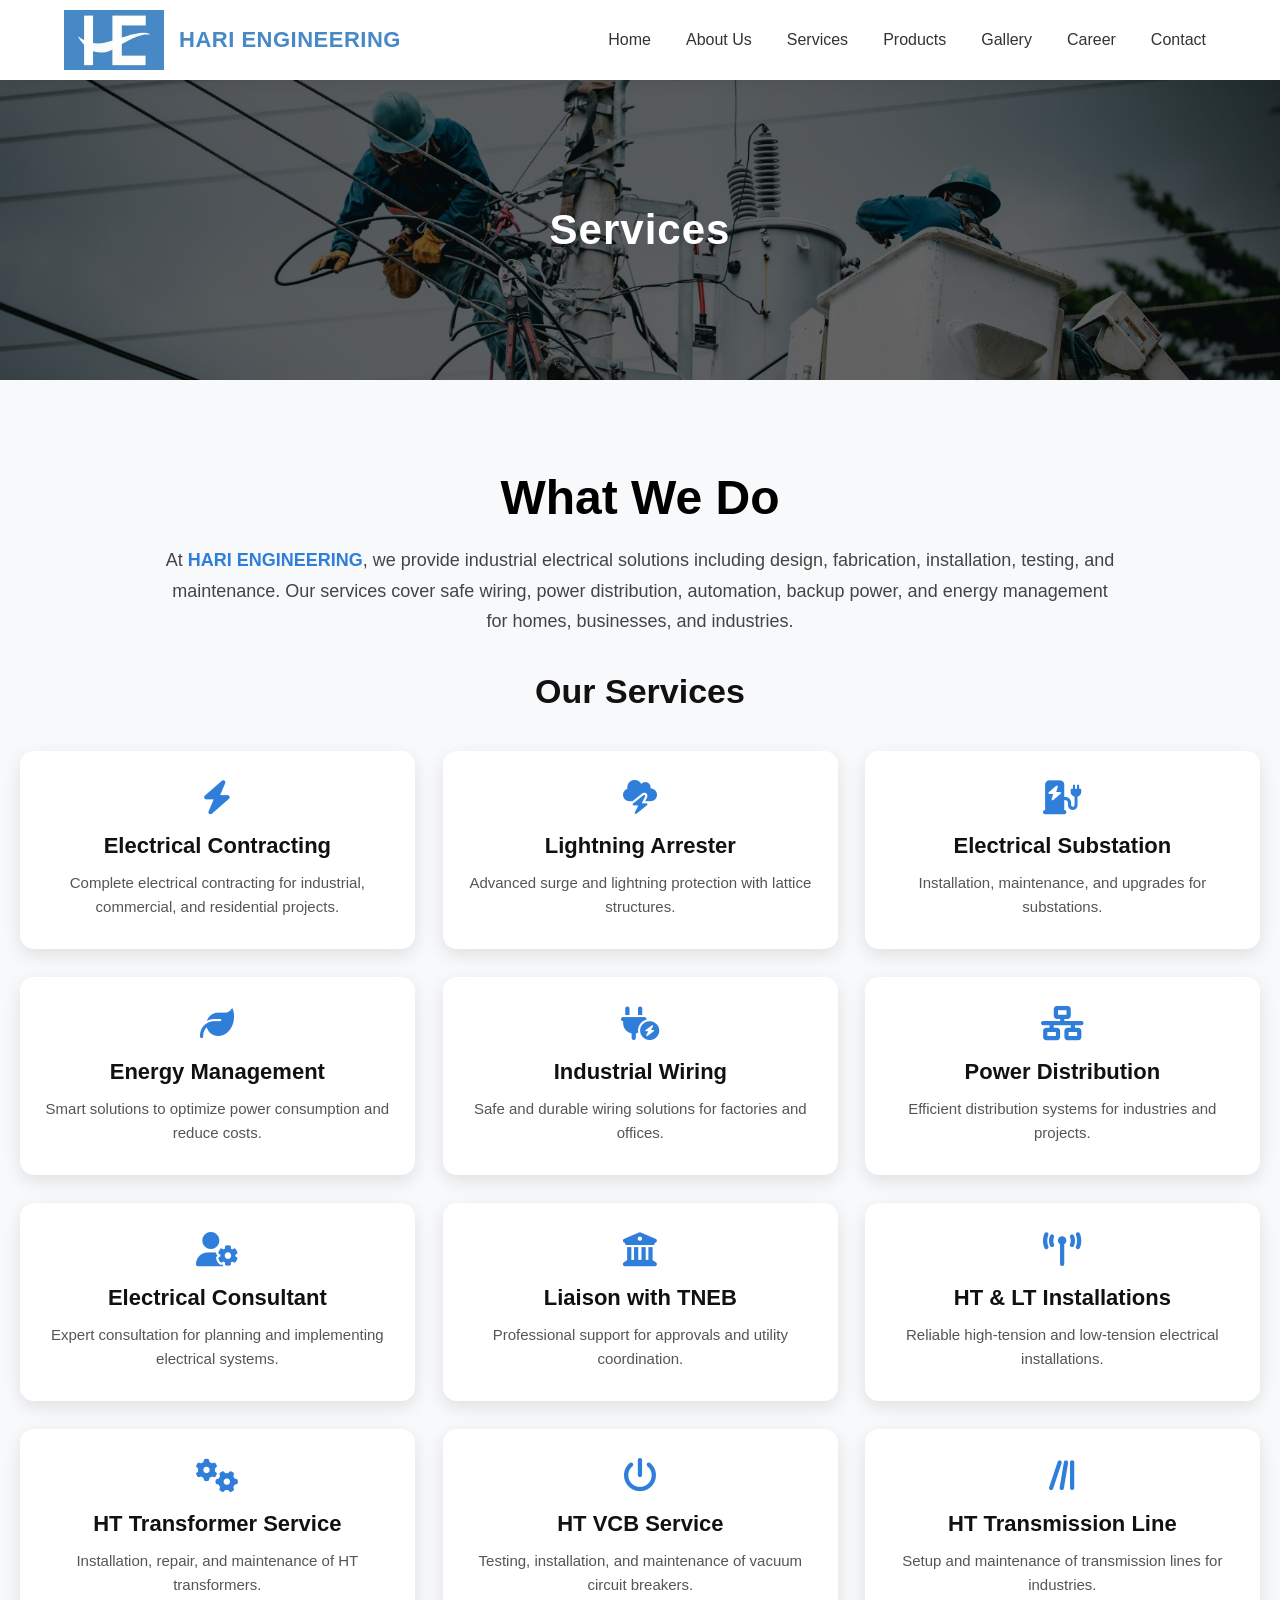
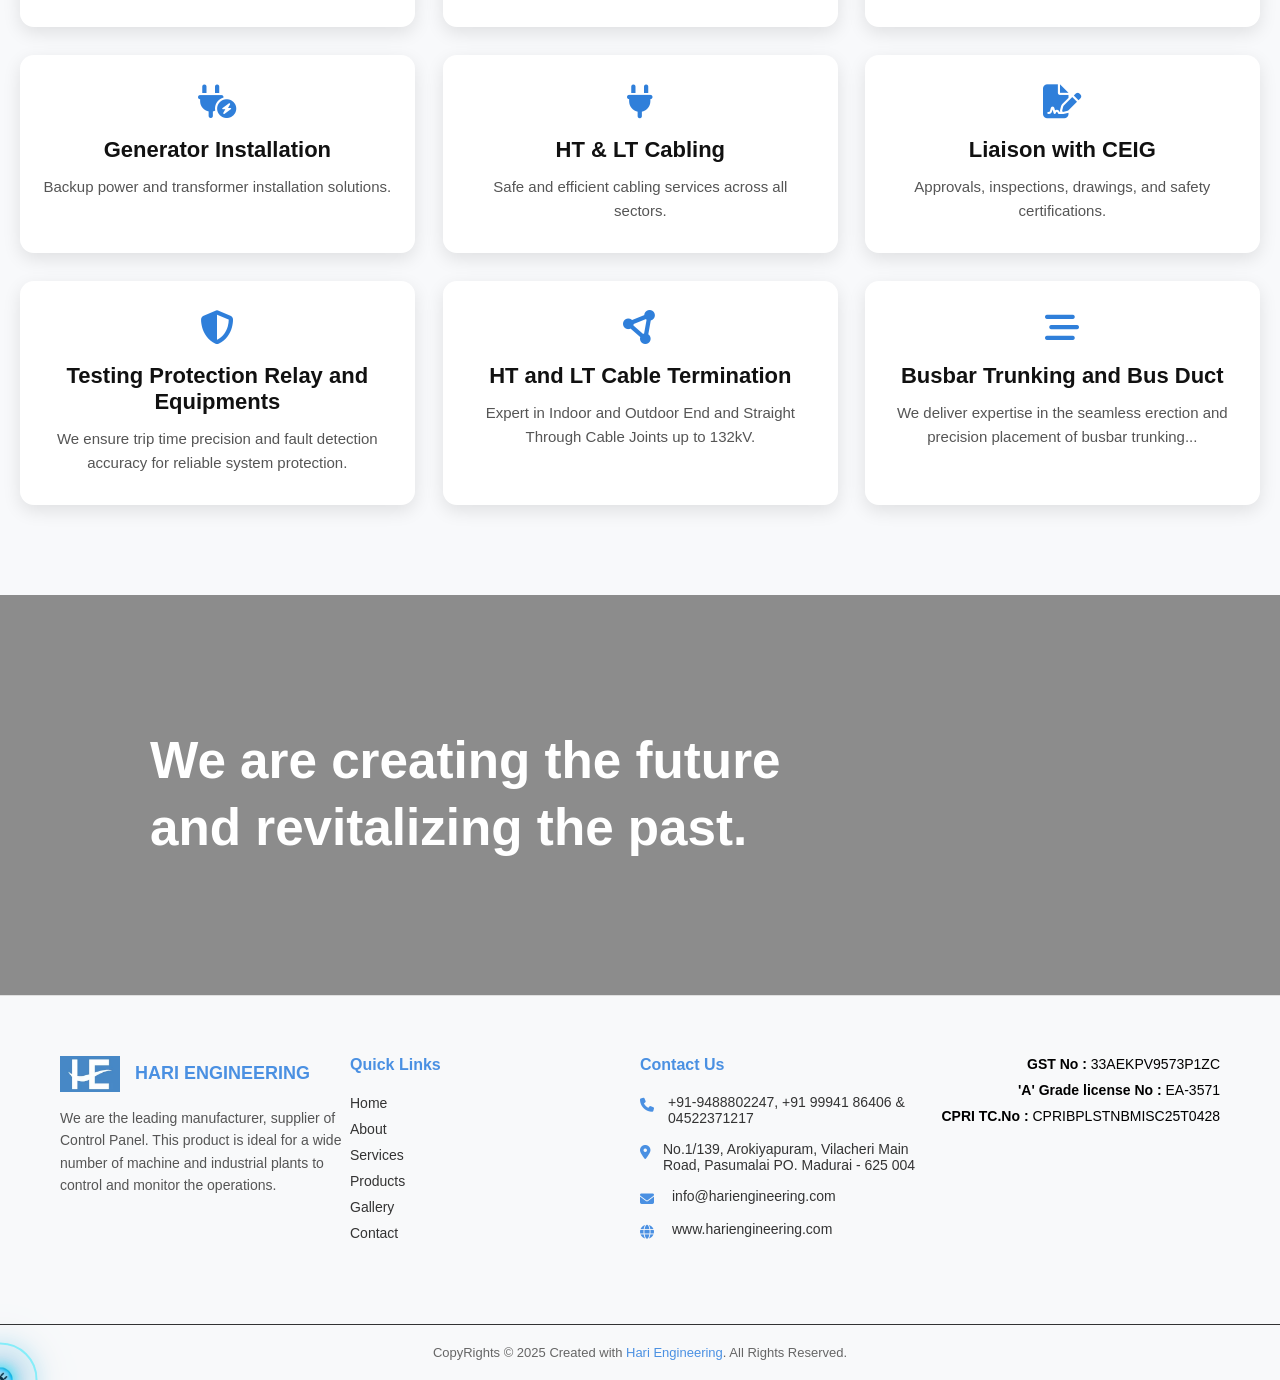
<file: services.html>
<!doctype html>
<html lang="en">
  <head>
    <meta charset="UTF-8" />
    <meta name="viewport" content="width=device-width, initial-scale=1.0" />
    <title>Hari Engineering</title>
    <link rel="stylesheet" href="./assets/css/header.css" />
    <link rel="stylesheet" href="./assets/css/footer.css" />
    <link rel="stylesheet" href="./assets/css/about-banner.css" />
    <link rel="stylesheet" href="./assets/css/services-future.css" />
    <link rel="stylesheet" href="./assets/css/services-slide.css" />
    <link rel="stylesheet" href="./assets/css/products.css" />
    <link rel="stylesheet" href="./assets/css/clients.css" />
    <link
      rel="stylesheet"
      href="https://cdnjs.cloudflare.com/ajax/libs/font-awesome/6.5.2/css/all.min.css"
    />
    <link rel="stylesheet" href="./assets/css/what-we-do.css" />

    <!-- AOS CSS -->
    <link rel="stylesheet" href="https://unpkg.com/aos@2.3.4/dist/aos.css" />
  </head>
  <body>
    <header class="main-header">
      <nav class="navbar">
        <div class="logo-container">
          <a href="index.html" class="logo-link">
            <img
              src="./assets/images/logo.webp"
              alt="Hari Engineering Logo"
              class="header-logo"
            />
          </a>
          <div class="brand-text">
            <h1>HARI ENGINEERING</h1>
          </div>
        </div>

        <input type="checkbox" id="nav-check" />
        <label for="nav-check" class="nav-toggler">
          <span></span>
          <span></span>
          <span></span>
        </label>

        <ul class="nav-links">
          <li><a href="index.html">Home</a></li>
          <li><a href="about.html">About Us</a></li>
          <li><a href="services.html">Services</a></li>
          <li><a href="products.html">Products</a></li>
          <li><a href="gallery.html">Gallery</a></li>
          <li><a href="career.html">Career</a></li>
          <li><a href="contact.html">Contact</a></li>
        </ul>
      </nav>
    </header>

    <section class="about-banner" data-aos="fade-up">
      <div class="banner-overlay">
        <div class="banner-content">
          <h1>Services</h1>
        </div>
      </div>
    </section>
    <section class="what-we-do" data-aos="fade-up">
      <div class="what-container">
        <h2 data-aos="fade-right">What We Do</h2>

        <p class="what-description" data-aos="fade-left">
          At <span>HARI ENGINEERING</span>, we provide industrial electrical
          solutions including design, fabrication, installation, testing, and
          maintenance. Our services cover safe wiring, power distribution,
          automation, backup power, and energy management for homes, businesses,
          and industries.
        </p>

        <h3 class="service-heading" data-aos="zoom-in">Our Services</h3>

        <div class="services-grid">
          <div class="service-card" data-aos="flip-left" data-aos-delay="100">
            <i class="fas fa-bolt"></i>
            <h4>Electrical Contracting</h4>
            <p>
              Complete electrical contracting for industrial, commercial, and
              residential projects.
            </p>
          </div>

          <div class="service-card" data-aos="flip-left" data-aos-delay="150">
            <i class="fas fa-cloud-bolt"></i>
            <h4>Lightning Arrester</h4>
            <p>
              Advanced surge and lightning protection with lattice structures.
            </p>
          </div>

          <div class="service-card" data-aos="flip-left" data-aos-delay="200">
            <i class="fas fa-charging-station"></i>
            <h4>Electrical Substation</h4>
            <p>Installation, maintenance, and upgrades for substations.</p>
          </div>

          <div class="service-card" data-aos="flip-left" data-aos-delay="250">
            <i class="fas fa-leaf"></i>
            <h4>Energy Management</h4>
            <p>
              Smart solutions to optimize power consumption and reduce costs.
            </p>
          </div>

          <div class="service-card" data-aos="flip-left" data-aos-delay="300">
            <i class="fas fa-plug-circle-bolt"></i>
            <h4>Industrial Wiring</h4>
            <p>Safe and durable wiring solutions for factories and offices.</p>
          </div>

          <div class="service-card" data-aos="flip-left" data-aos-delay="350">
            <i class="fas fa-network-wired"></i>
            <h4>Power Distribution</h4>
            <p>Efficient distribution systems for industries and projects.</p>
          </div>

          <div class="service-card" data-aos="flip-left" data-aos-delay="400">
            <i class="fas fa-user-gear"></i>
            <h4>Electrical Consultant</h4>
            <p>
              Expert consultation for planning and implementing electrical
              systems.
            </p>
          </div>

          <div class="service-card" data-aos="flip-left" data-aos-delay="450">
            <i class="fas fa-building-columns"></i>
            <h4>Liaison with TNEB</h4>
            <p>Professional support for approvals and utility coordination.</p>
          </div>

          <div class="service-card" data-aos="flip-left" data-aos-delay="500">
            <i class="fas fa-tower-broadcast"></i>
            <h4>HT & LT Installations</h4>
            <p>
              Reliable high-tension and low-tension electrical installations.
            </p>
          </div>

          <div class="service-card" data-aos="flip-left" data-aos-delay="550">
            <i class="fas fa-gears"></i>
            <h4>HT Transformer Service</h4>
            <p>Installation, repair, and maintenance of HT transformers.</p>
          </div>

          <div class="service-card" data-aos="flip-left" data-aos-delay="600">
            <i class="fas fa-power-off"></i>
            <h4>HT VCB Service</h4>
            <p>
              Testing, installation, and maintenance of vacuum circuit breakers.
            </p>
          </div>

          <div class="service-card" data-aos="flip-left" data-aos-delay="650">
            <i class="fas fa-lines-leaning"></i>
            <h4>HT Transmission Line</h4>
            <p>Setup and maintenance of transmission lines for industries.</p>
          </div>

          <div class="service-card" data-aos="flip-left" data-aos-delay="700">
            <i class="fas fa-plug-circle-bolt"></i>
            <h4>Generator Installation</h4>
            <p>Backup power and transformer installation solutions.</p>
          </div>

          <div class="service-card" data-aos="flip-left" data-aos-delay="750">
            <i class="fas fa-plug"></i>
            <h4>HT & LT Cabling</h4>
            <p>Safe and efficient cabling services across all sectors.</p>
          </div>

          <div class="service-card" data-aos="flip-left" data-aos-delay="800">
            <i class="fas fa-file-signature"></i>
            <h4>Liaison with CEIG</h4>
            <p>Approvals, inspections, drawings, and safety certifications.</p>
          </div>

          <!-- NEW SERVICE -->
          <div class="service-card" data-aos="flip-left" data-aos-delay="850">
            <i class="fas fa-shield-halved"></i>
            <h4>Testing Protection Relay and Equipments</h4>
            <p>
              We ensure trip time precision and fault detection accuracy for
              reliable system protection.
            </p>
          </div>

          <div class="service-card" data-aos="flip-left" data-aos-delay="700">
            <i class="fas fa-circle-nodes"></i>
            <h4>HT and LT Cable Termination</h4>
            <p>
              Expert in Indoor and Outdoor End and Straight Through Cable Joints
              up to 132kV.
            </p>
          </div>

          <div class="service-card" data-aos="flip-left" data-aos-delay="700">
            <i class="fas fa-bars-staggered"></i>
            <h4>Busbar Trunking and Bus Duct</h4>
            <p>
              We deliver expertise in the seamless erection and precision
              placement of busbar trunking...
            </p>
          </div>
        </div>
      </div>
    </section>

    <section class="hero-section" data-aos="zoom-in">
      <div class="hero-content">
        <h1>
          We are creating the future<br />
          and revitalizing the past.
        </h1>
      </div>
    </section>

    <footer class="main-footer" data-aos="fade-up">
      <div class="footer-container">
        <div class="footer-col brand-info">
          <div class="footer-logo">
            <img src="./assets/images/logo.webp" alt="Hari Engineering Logo" />
            <div class="logo-text">
              <h3>HARI ENGINEERING</h3>
            </div>
          </div>
          <p class="brand-description">
            We are the leading manufacturer, supplier of Control Panel. This
            product is ideal for a wide number of machine and industrial plants
            to control and monitor the operations.
          </p>
        </div>

        <div class="footer-col">
          <h4>Quick Links</h4>
          <ul class="footer-links">
            <li><a href="index.html">Home</a></li>
            <li><a href="about.html">About</a></li>
            <li><a href="services.html">Services</a></li>
            <li><a href="products.html">Products</a></li>
            <li><a href="gallery.html">Gallery</a></li>
            <li><a href="contact.html">Contact</a></li>
          </ul>
        </div>

        <div class="footer-col">
          <h4>Contact Us</h4>
          <ul class="contact-details">
            <li>
              <i class="fa-solid fa-phone"></i>
              <span>+91-9488802247, +91 99941 86406 & 04522371217</span>
            </li>
            <li>
              <i class="fa-solid fa-location-dot"></i>
              <span
                >No.1/139, Arokiyapuram, Vilacheri Main Road, Pasumalai PO.
                Madurai - 625 004</span
              >
            </li>
            <li>
              <i class="fa-solid fa-envelope"></i>
              <span>info@hariengineering.com</span>
            </li>
            <li>
              <i class="fa-solid fa-globe"></i>
              <span>www.hariengineering.com</span>
            </li>
          </ul>
        </div>

        <div class="footer-col license-info">
          <p><strong>GST No :</strong> 33AEKPV9573P1ZC</p>
          <p><strong>'A' Grade license No :</strong> EA-3571</p>
          <p><strong>CPRI TC.No :</strong> CPRIBPLSTNBMISC25T0428</p>
        </div>
      </div>

      <div class="footer-bottom">
        <p>
          CopyRights © 2025 Created with <span>Hari Engineering</span>. All
          Rights Reserved.
        </p>
      </div>
    </footer>

    <div class="electric-cursor"></div>

    <script src="./assets/js/header.js"></script>
    <script src="./assets/js/what-we-do.js"></script>
    <script src="./assets/js/services-slide.js"></script>

    <!-- AOS JS -->
    <script src="https://unpkg.com/aos@2.3.4/dist/aos.js"></script>
    <script>
      AOS.init({
        duration: 1000,
        once: true,
        offset: 120,
        easing: "ease-in-out",
      });
    </script>
  </body>
</html>
</file>
<file: assets/css/header.css>
/* --- RESET --- */
* {
  margin: 0;
  padding: 0;
  box-sizing: border-box;
  font-family: "Segoe UI", Tahoma, Geneva, Verdana, sans-serif;
}

/* --- HEADER --- */
.main-header {
  background-color: #ffffff;
  padding: 10px 5%;
  box-shadow: 0 2px 15px rgba(0, 0, 0, 0.08);
  position: sticky;
  top: 0;
  z-index: 9999;
}

.hero-section {
  position: relative;
  z-index: 1;
}

.navbar {
  display: flex;
  justify-content: space-between;
  align-items: center;
  max-width: 1400px;
  margin: 0 auto;
}

/* --- LOGO --- */
.logo-container {
  display: flex;
  align-items: center;
  gap: 15px;
}

.header-logo {
  height: 60px;
  width: auto;
  display: block;
  transition: transform 0.3s ease;
}

.header-logo:hover {
  transform: scale(1.05);
}

.brand-text h1 {
  font-size: 22px;
  color: #4788c6;
  letter-spacing: 0.5px;
  line-height: 1.1;
  font-weight: 700;
}

/* --- NAV LINKS --- */
.nav-links {
  display: flex;
  list-style: none;
  gap: 15px;
}

.nav-links a {
  text-decoration: none;
  color: #333;
  font-weight: 500;
  font-size: 16px;
  padding: 8px 10px;
  position: relative;
  transition: color 0.3s ease;
}

.nav-links a:hover {
  color: #4788c6;
  text-shadow:
    0 0 5px #4788c6,
    0 0 10px #4788c6,
    0 0 20px #4788c6,
    0 0 40px #00eaff;
  animation: flicker 0.8s infinite;
}

.nav-links a::after {
  content: "";
  position: absolute;
  left: 0;
  bottom: 0;
  width: 0%;
  height: 2px;
  background: linear-gradient(
    90deg,
    transparent,
    #00eaff,
    #4788c6,
    #00eaff,
    transparent
  );
  background-size: 200%;
  box-shadow:
    0 0 10px #00eaff,
    0 0 20px #4788c6;
  transition: width 0.4s ease;
}

.nav-links a:hover::after {
  width: 100%;
  animation: electricFlow 0.6s linear infinite;
}

@keyframes electricFlow {
  0% {
    background-position: 0%;
  }
  100% {
    background-position: 200%;
  }
}

@keyframes flicker {
  0%,
  18%,
  22%,
  25%,
  53%,
  57%,
  100% {
    opacity: 1;
  }
  20%,
  24%,
  55% {
    opacity: 0.4;
  }
}

/* --- MOBILE NAV --- */
#nav-check {
  display: none;
}

.nav-toggler {
  display: none;
  cursor: pointer;
}

@media (max-width: 992px) {
  .nav-toggler {
    display: block;
  }

  .nav-toggler span {
    display: block;
    width: 25px;
    height: 3px;
    background: #333;
    margin: 5px;
    transition: 0.3s;
    border-radius: 3px;
  }

  .nav-links {
    position: absolute;
    top: 100%;
    left: 0;
    width: 100%;
    background: #fff;
    flex-direction: column;
    align-items: center;
    max-height: 0;
    padding: 0;
    overflow: hidden;
    transition: max-height 0.4s ease-in-out;
    box-shadow: 0 10px 15px rgba(0, 0, 0, 0.05);
  }

  .nav-links li {
    width: 100%;
    border-top: 1px solid #f8f9fa;
  }

  .nav-links a {
    padding: 18px;
    display: block;
    text-align: center;
  }

  #nav-check:checked ~ .nav-links {
    max-height: 500px;
    padding-bottom: 10px;
  }
}

/* --- FIXED CONTACT --- */
.fixed-contact-container {
  position: fixed;
  bottom: 30px;
  left: 30px;
  right: 30px;
  display: flex;
  justify-content: space-between;
  align-items: center;
  z-index: 9999;
  pointer-events: none;
}

.whatsapp-fixed,
.contact-pill-fixed {
  pointer-events: auto;
}

.whatsapp-fixed img {
  width: 60px;
  height: 60px;
}

.contact-pill-fixed {
  display: flex;
  align-items: center;
  background: #ffffff;
  padding: 6px 6px 6px 20px;
  border-radius: 50px;
  box-shadow: 0 4px 20px rgba(0, 0, 0, 0.15);
}

.phone-fixed {
  background: #4788c6;
  width: 45px;
  height: 45px;
  display: flex;
  align-items: center;
  justify-content: center;
  border-radius: 50%;
}

/* --- MOBILE FIX --- */
@media (max-width: 768px) {
  .fixed-contact-container {
    bottom: 20px;
    left: 15px;
    right: 15px;
  }

  .contact-pill-fixed span {
    display: none;
  }

  .contact-pill-fixed {
    padding: 0;
    background: transparent;
    box-shadow: none;
  }
}

/* ========================= */
/* CUSTOM IMAGE CURSOR STYLE */
/* ========================= */

body.hide-cursor {
  cursor: none;
}

.electric-cursor {
  position: fixed;
  width: 25px;
  height: 25px;
  background: url("../images/cursor.png") no-repeat center center;
  background-size: contain;
  background-repeat: no-repeat;
  pointer-events: none;
  transform: translate(-50%, -50%);
  z-index: 99999;
  transition: transform 0.05s linear;
  filter: drop-shadow(0 0 8px #00eaff) drop-shadow(0 0 18px #4788c6);
}

/* Glow ring */
.electric-cursor::after {
  content: "";
  position: absolute;
  width: 70px;
  height: 70px;
  border: 2px solid rgba(0, 234, 255, 0.4);
  border-radius: 50%;
  top: 50%;
  left: 50%;
  transform: translate(-50%, -50%);
  animation: pulseRing 1s infinite;
}

@keyframes pulseRing {
  0% {
    transform: translate(-50%, -50%) scale(0.6);
    opacity: 0.8;
  }
  100% {
    transform: translate(-50%, -50%) scale(1.5);
    opacity: 0;
  }
}
</file>
<file: assets/css/we_are_hiring.css>
* {
  margin: 0;
  padding: 0;
  box-sizing: border-box;
  font-family: Arial, sans-serif;
}

body {
  background: #f3f9ff;
}

/* MAIN SECTION */
.hiring-banner {
  width: 100%;
  padding: 40px 20px;
  display: flex;
  justify-content: center;
}

/* CONTAINER */
.banner-container {
  max-width: 1250px;
  width: 100%;
  background: #ffffff;
  border-radius: 20px;
  overflow: hidden;
  display: flex;
  align-items: center;
  box-shadow: 0 10px 35px rgba(0, 0, 0, 0.12);
}

/* LEFT CONTENT */
.banner-content {
  flex: 1;
  padding: 60px;
}

.logo-box {
  display: flex;
  align-items: center;
  gap: 15px;
  margin-bottom: 35px;
}

.logo-box img {
  width: 70px;
  height: 70px;
  object-fit: contain;
}

.logo-box h3 {
  font-size: 30px;
  color: #0d2c54;
  font-weight: 800;
}

.logo-box p {
  font-size: 13px;
  color: #666;
  margin-top: 4px;
}

/* TITLE */
.banner-content h1 {
  font-size: 78px;
  line-height: 1.05;
  color: #082c54;
  font-weight: 900;
  margin-bottom: 25px;
}

.banner-content h1 span {
  color: #1ea7ff;
  display: block;
}

/* BUTTON */
.join-btn {
  display: inline-block;
  text-decoration: none;
  background: #082c54;
  color: white;
  padding: 16px 32px;
  border-radius: 8px;
  font-weight: 700;
  margin-bottom: 22px;
  transition: 0.3s ease;
}

.join-btn:hover {
  background: #1ea7ff;
  transform: translateY(-3px);
}

/* DESCRIPTION */
.description {
  font-size: 18px;
  color: #555;
  line-height: 1.7;
  max-width: 480px;
}

/* RIGHT IMAGE */
.banner-image {
  flex: 1;
  min-height: 650px;
}

.banner-image img {
  width: 100%;
  height: 100%;
  object-fit: cover;
}

/* TABLET */
@media (max-width: 992px) {
  .banner-container {
    flex-direction: column;
  }

  .banner-content {
    padding: 40px 30px;
    text-align: center;
  }

  .logo-box {
    justify-content: center;
  }

  .banner-content h1 {
    font-size: 60px;
  }

  .description {
    margin: auto;
  }

  .banner-image {
    width: 100%;
    min-height: 420px;
  }
}

/* MOBILE */
@media (max-width: 576px) {
  .banner-content {
    padding: 30px 20px;
  }

  .logo-box {
    flex-direction: column;
    gap: 10px;
  }

  .logo-box h3 {
    font-size: 22px;
  }

  .banner-content h1 {
    font-size: 42px;
  }

  .join-btn {
    padding: 14px 24px;
    font-size: 14px;
  }

  .description {
    font-size: 15px;
  }

  .banner-image {
    min-height: 280px;
  }
}
</file>
<file: assets/css/position.css>
.positions-section {
  padding: 60px 20px;
  background: #f5f9ff;
}

.positions-container {
  max-width: 1100px;
  margin: auto;
}

.section-title {
  text-align: center;
  font-size: 38px;
  font-weight: 800;
  color: #0a2d55;
  margin-bottom: 40px;
}

.job-card {
  background: white;
  border-radius: 14px;
  padding: 25px;
  margin-bottom: 25px;
  display: flex;
  justify-content: space-between;
  align-items: center;
  box-shadow: 0 8px 25px rgba(0, 0, 0, 0.08);
  gap: 20px;
}

.job-left {
  display: flex;
  align-items: center;
  gap: 20px;
}

.icon-box {
  width: 70px;
  height: 70px;
  background: #13a8ff;
  color: white;
  border-radius: 12px;
  display: flex;
  justify-content: center;
  align-items: center;
  font-size: 30px;
}

.job-info h3 {
  font-size: 28px;
  color: #0a2d55;
  margin-bottom: 6px;
}

.job-info p {
  color: #666;
  font-size: 16px;
}

.job-info span {
  color: #13a8ff;
  font-weight: bold;
}

.job-right {
  display: flex;
  align-items: center;
  gap: 15px;
  flex-wrap: wrap;
}
.job-category-heading {
  font-size: 28px;
  font-weight: 700;
  color: #0a2d55;
  margin: 35px 0 20px;
  padding-left: 8px;
  border-left: 5px solid #13a8ff;
}

.positions-count {
  background: #0a2d55;
  color: white;
  padding: 15px 20px;
  border-radius: 10px;
  font-size: 28px;
  font-weight: bold;
  text-align: center;
}

.positions-count span {
  display: block;
  font-size: 12px;
  margin-top: 4px;
}

.upload-btn,
.apply-btn {
  border: none;
  padding: 14px 22px;
  border-radius: 8px;
  font-size: 15px;
  cursor: pointer;
  font-weight: 700;
}

.upload-btn {
  background: #13a8ff;
  color: white;
}

.apply-btn {
  background: #0a2d55;
  color: white;
}

.apply-btn:disabled {
  background: #b5bcc4;
  cursor: not-allowed;
}

@media (max-width: 900px) {
  .job-card {
    flex-direction: column;
    align-items: flex-start;
  }

  .job-right {
    width: 100%;
  }
}

@media (max-width: 600px) {
  .job-right {
    flex-direction: column;
    width: 100%;
  }

  .upload-btn,
  .apply-btn {
    width: 100%;
  }
}
</file>
<file: assets/css/foot.css>
.apply-now-section {
  padding: 40px 20px 70px;
  background: #f5f9ff;
}

.apply-now-container {
  max-width: 1250px;
  margin: auto;
  border-radius: 18px;
  overflow: hidden;
  display: flex;
  align-items: center;
  box-shadow: 0 10px 25px rgba(0, 0, 0, 0.08);
}

/* LEFT */
.apply-left {
  flex: 0.9;
  background: linear-gradient(135deg, #12c2c2, #0a7cc7);
  padding: 35px 40px;
  color: white;
}

.apply-left h2 {
  font-size: 52px;
  font-weight: 900;
  letter-spacing: 1px;
}

.apply-left span {
  font-size: 60px;
}

/* RIGHT */
.apply-right {
  flex: 2;
  background: #082c54;
  color: white;
  padding: 30px 35px;
  display: flex;
  justify-content: space-between;
  gap: 20px;
  flex-wrap: wrap;
}

.contact-item {
  display: flex;
  align-items: center;
  gap: 14px;
  min-width: 230px;
}

.contact-item i {
  width: 50px;
  height: 50px;
  background: #13a8ff;
  border-radius: 50%;
  display: flex;
  justify-content: center;
  align-items: center;
  font-size: 20px;
}

.contact-item small {
  font-size: 12px;
  opacity: 0.9;
}

.contact-item p {
  font-size: 18px;
  font-weight: 700;
  margin-top: 4px;
}

/* TABLET */
@media (max-width: 992px) {
  .apply-now-container {
    flex-direction: column;
  }

  .apply-left,
  .apply-right {
    width: 100%;
    text-align: center;
  }

  .apply-right {
    justify-content: center;
  }

  .contact-item {
    justify-content: center;
  }
}

/* MOBILE */
@media (max-width: 600px) {
  .apply-left h2 {
    font-size: 34px;
  }

  .apply-left span {
    font-size: 40px;
  }

  .apply-right {
    flex-direction: column;
    align-items: center;
    text-align: center;
  }

  .contact-item {
    flex-direction: column;
  }

  .contact-item p {
    font-size: 16px;
  }
}
</file>
<file: assets/css/qualification.css>
.career-benefits {
  padding: 70px 20px;
  background: #f5f9ff;
}

.qualification-container {
  max-width: 1200px;
  margin: auto;
  display: grid;
  grid-template-columns: repeat(3, 1fr);
  gap: 25px;
}

.info-card {
  background: white;
  border: 2px solid #d9e5f2;
  border-radius: 14px;
  padding: 30px 25px;
  box-shadow: 0 8px 20px rgba(0, 0, 0, 0.06);
}

.card-header {
  position: relative;
  background: #0b2f5b;
  color: white;
  padding: 14px 18px 14px 55px;
  border-radius: 12px;
  margin-bottom: 25px;
}

.icon-circle {
  position: absolute;
  left: -12px;
  top: 50%;
  transform: translateY(-50%);
  width: 50px;
  height: 50px;
  background: #18a9ff;
  border-radius: 50%;
  display: flex;
  justify-content: center;
  align-items: center;
  border: 4px solid white;
}

.icon-circle i {
  color: white;
  font-size: 20px;
}

.info-card ul {
  list-style: none;
}

.info-card ul li {
  position: relative;
  padding-left: 22px;
  margin-bottom: 16px;
  font-size: 16px;
  color: #444;
  line-height: 1.5;
}

.info-card ul li::before {
  content: "•";
  position: absolute;
  left: 0;
  color: #18a9ff;
  font-size: 24px;
}

@media (max-width: 992px) {
  .qualification-container {
    grid-template-columns: repeat(2, 1fr);
  }
}

@media (max-width: 768px) {
  .qualification-container {
    grid-template-columns: 1fr;
  }
}
</file>
<file: assets/css/job-location.css>
.job-location-section {
  padding: 50px 20px;
  background: #f5f9ff;
}

.job-location-container {
  max-width: 1200px;
  margin: auto;
  background: #ffffff;
  border: 2px solid #d9e5f2;
  border-radius: 16px;
  padding: 25px 35px;
  display: flex;
  align-items: center;
  justify-content: space-between;
  gap: 30px;
  box-shadow: 0 8px 20px rgba(0, 0, 0, 0.06);
}

/* LEFT */
.location-left {
  display: flex;
  align-items: center;
  gap: 18px;
  flex: 1;
}

.location-icon {
  width: 75px;
  height: 75px;
  background: #18a9ff;
  color: white;
  border-radius: 50%;
  display: flex;
  justify-content: center;
  align-items: center;
  font-size: 32px;
}

.location-text span {
  color: #18a9ff;
  font-size: 16px;
  font-weight: 700;
}

.location-text h2 {
  font-size: 30px;
  color: #0a2d55;
  margin-top: 5px;
  font-weight: 800;
}

/* Divider */
.divider {
  width: 2px;
  height: 100px;
  background: #d9e5f2;
}

/* RIGHT */
.location-right {
  display: flex;
  align-items: center;
  gap: 18px;
  flex: 1;
}

.location-right img {
  width: 85px;
  height: 85px;
  object-fit: contain;
}

.company-address h3 {
  color: #0a2d55;
  font-size: 24px;
  margin-bottom: 8px;
}

.company-address p {
  color: #555;
  line-height: 1.6;
  font-size: 15px;
}

/* TABLET */
@media (max-width: 900px) {
  .job-location-container {
    flex-direction: column;
    text-align: center;
  }

  .divider {
    width: 100%;
    height: 2px;
  }

  .location-left,
  .location-right {
    justify-content: center;
  }
}

/* MOBILE */
@media (max-width: 600px) {
  .location-left,
  .location-right {
    flex-direction: column;
  }

  .location-text h2 {
    font-size: 22px;
  }

  .company-address h3 {
    font-size: 20px;
  }
}
</file>
<file: assets/css/footer.css>
.main-footer {
  background-color: #f8f9fa; /* Light grey background from your image */
  padding: 60px 0 20px 0;
  font-family: "Segoe UI", Arial, sans-serif;
  border-top: 1px solid #e0e0e0;
}

.footer-container {
  max-width: 1200px;
  margin: 0 auto;
  display: flex;
  justify-content: space-between;
  padding: 0 20px;
  flex-wrap: wrap;
}

.footer-col {
  flex: 1;
  min-width: 250px;
  margin-bottom: 30px;
}

/* Brand styling */
.footer-logo {
  display: flex;
  align-items: center;
  margin-bottom: 15px;
}

.footer-logo img {
  width: 60px;
  margin-right: 15px;
}

.logo-text h3 {
  margin: 0;
  color: #4a90e2;
  font-size: 18px;
}

.brand-description {
  font-size: 14px;
  line-height: 1.6;
  color: #555;
  max-width: 300px;
}

.brand-description a {
  color: #4a90e2;
  text-decoration: none;
  font-weight: 600;
}

/* Column Headings */
.footer-col h4 {
  color: #4a90e2;
  margin-bottom: 20px;
  position: relative;
}

/* Lists */
.footer-links,
.contact-details {
  list-style: none;
  padding: 0;
}

.footer-links li {
  margin-bottom: 8px;
}

.footer-links a {
  text-decoration: none;
  color: #333;
  font-size: 14px;
  transition: 0.3s;
}

.footer-links a:hover {
  color: #4a90e2;
  padding-left: 5px;
}

/* Contact Icons */
.contact-details li {
  display: flex;
  align-items: flex-start;
  margin-bottom: 15px;
  font-size: 14px;
  color: #333;
}

.contact-details i {
  color: #4a90e2;
  margin-right: 12px;
  margin-top: 4px;
  width: 20px;
}

/* License Info */
.license-info {
  text-align: right;
  font-size: 14px;
}

.license-info p {
  margin-bottom: 10px;
}

/* Bottom Bar */
.footer-bottom {
  border-top: 1px solid #333;
  margin-top: 40px;
  padding-top: 20px;
  text-align: center;
  font-size: 13px;
  color: #666;
}

.footer-bottom span {
  color: #4a90e2;
}

/* --- Mobile Responsiveness --- */
@media (max-width: 768px) {
  .footer-container {
    flex-direction: column;
    text-align: left;
  }

  .footer-col {
    width: 100%;
    border-bottom: 1px solid #eee;
    padding-bottom: 20px;
  }

  .license-info {
    text-align: left;
  }
}
</file>
<file: assets/css/about-banner.css>
.about-banner {
  /* Sample high-quality industrial background image */
  background-image: url("../images/new/2.jpg");
  background-size: cover;
  background-position: center;
  background-repeat: no-repeat;
  height: 300px; /* Standard banner height */
  position: relative;
  width: 100%;
}

.banner-overlay {
  background-color: rgba(0, 0, 0, 0.6); /* Dark overlay to make text pop */
  width: 100%;
  height: 100%;
  display: flex;
  align-items: center;
  justify-content: center;
}

.banner-content h1 {
  color: #ffffff;
  font-size: 42px;
  font-weight: 700;
  text-transform: capitalize;
  letter-spacing: 1px;
  margin: 0;
  font-family: "Segoe UI", Tahoma, Geneva, Verdana, sans-serif;
}

/* --- Mobile Responsiveness --- */

@media (max-width: 768px) {
  .about-banner {
    height: 200px; /* Slightly shorter on mobile */
  }

  .banner-content h1 {
    font-size: 32px; /* Smaller font for mobile screens */
  }
}

@media (max-width: 480px) {
  .about-banner {
    height: 150px;
  }

  .banner-content h1 {
    font-size: 28px;
  }
}
</file>
<file: assets/css/get-touch.css>
* {
  margin: 0;
  padding: 0;
  box-sizing: border-box;
  font-family: Arial, sans-serif;
}

body {
  background: #f3f3f3;
}

/* CONTACT SECTION */
.contact-section {
  background: #f3f3f3;
  padding: 70px 20px;
}

.contact-container {
  max-width: 1200px;
  margin: auto;
}

.contact-container h2 {
  text-align: center;
  font-size: 3rem;
  font-weight: 700;
  color: #000;
  margin-bottom: 40px;
}

/* GRID */
.contact-grid {
  display: grid;
  grid-template-columns: repeat(3, 1fr);
  gap: 25px;
}

/* CARD */
.contact-card {
  background: #fff;
  border: 1px solid #2d2d2d;
  border-radius: 6px;
  padding: 35px 25px;
  min-height: 170px;
  text-align: center;

  display: flex;
  flex-direction: column;
  justify-content: center;
  align-items: center;

  transition: 0.3s ease;
}

.contact-card:hover {
  transform: translateY(-5px);
  box-shadow: 0 8px 18px rgba(0, 0, 0, 0.12);
}

/* ICON */
.icon {
  width: 58px;
  height: 58px;
  background: #2f73d9;
  color: #fff;
  border-radius: 50%;

  display: flex;
  align-items: center;
  justify-content: center;

  font-size: 24px;
  margin-bottom: 18px;
  transition: 0.3s ease;
}

.icon:hover {
  background: #1f5fc7;
  transform: scale(1.08);
}

/* TEXT */
.contact-card p {
  font-size: 1.15rem;
  font-weight: 600;
  color: #111;
  line-height: 1.6;
  word-break: break-word;
}

/* TABLET */
@media (max-width: 900px) {
  .contact-grid {
    grid-template-columns: repeat(2, 1fr);
  }

  .contact-container h2 {
    font-size: 2.3rem;
  }

  .contact-card {
    min-height: 160px;
  }

  .contact-card p {
    font-size: 1rem;
  }
}

/* MOBILE */
@media (max-width: 600px) {
  .contact-section {
    padding: 50px 15px;
  }

  .contact-grid {
    grid-template-columns: 1fr;
    gap: 20px;
  }

  .contact-container h2 {
    font-size: 1.8rem;
    margin-bottom: 30px;
  }

  .contact-card {
    padding: 28px 18px;
    min-height: 140px;
  }

  .icon {
    width: 50px;
    height: 50px;
    font-size: 20px;
  }

  .contact-card p {
    font-size: 0.95rem;
    line-height: 1.5;
  }
}
</file>
<file: assets/css/contact.css>
.message-section {
  padding: 60px 20px;
  background-color: #ffffff;
  max-width: 1200px;
  margin: 0 auto;
}

.message-title {
  text-align: center;
  font-size: 28px;
  font-weight: bold;
  margin-bottom: 40px;
  font-family: sans-serif;
}

.message-container {
  display: flex;
  gap: 30px;
  align-items: stretch;
}

/* Form Styling */
.form-card {
  flex: 1;
  background: #fff;
  padding: 30px;
  border: 1px solid #e0e0e0;
  border-radius: 4px;
  box-shadow: 0 4px 15px rgba(0, 0, 0, 0.05);
}

.input-group {
  margin-bottom: 20px;
}

.input-group label {
  display: block;
  font-size: 14px;
  color: #666;
  margin-bottom: 8px;
  font-family: sans-serif;
}

.input-group input,
.input-group textarea {
  width: 100%;
  padding: 12px;
  border: 1px solid #ccc;
  border-radius: 4px;
  background-color: #f9f9f9;
  box-sizing: border-box; /* Ensures padding doesn't affect width */
  font-size: 16px;
}

.input-group textarea {
  resize: vertical;
}

.submit-btn {
  background-color: #0084d1;
  color: white;
  padding: 12px 40px;
  border: none;
  border-radius: 4px;
  cursor: pointer;
  font-size: 16px;
  transition: background 0.3s;
}

.submit-btn:hover {
  background-color: #006eb1;
}

/* Map Styling */
.map-container {
  flex: 1;
  min-height: 450px;
  border-radius: 4px;
  overflow: hidden;
}

/* Responsive Logic */
@media (max-width: 850px) {
  .message-container {
    flex-direction: column;
  }

  .map-container {
    height: 350px;
  }
}
</file>
<file: assets/css/products.css>
* {
  margin: 0;
  padding: 0;
  box-sizing: border-box;
  font-family: Arial, sans-serif;
}

.products-section {
  background: #f3f3f3;
  padding: 70px 20px;
}

.container {
  max-width: 1300px;
  margin: auto;
  display: grid;
  grid-template-columns: repeat(3, 1fr);
  gap: 40px;
}

.product-card {
  text-align: center;
}

.product-card img {
  width: 100%;
  height: 230px;
  object-fit: cover;
  background: white;
  padding: 12px;
  display: block;
}

.product-card h3 {
  font-size: 2rem;
  font-weight: 700;
  margin-top: 20px;
  margin-bottom: 12px;
  color: #000;
}

.product-description {
  font-size: 1.1rem;
  line-height: 1.7;
  color: #333;
  max-width: 95%;
  margin: auto;
  overflow: hidden;
  display: -webkit-box;
  -webkit-line-clamp: 2;
  -webkit-box-orient: vertical;
}

.product-description.expanded {
  display: block;
  -webkit-line-clamp: unset;
}

.read-more-btn {
  color: #007bff;
  font-size: 15px;
  font-weight: 600;
  cursor: pointer;
  display: inline-block;
  margin-top: 8px;
}

/* Tablet */
@media (max-width: 992px) {
  .container {
    grid-template-columns: repeat(2, 1fr);
    gap: 30px;
  }

  .product-card h3 {
    font-size: 1.7rem;
  }

  .product-description {
    font-size: 1rem;
  }
}

/* Mobile */
@media (max-width: 600px) {
  .container {
    grid-template-columns: 1fr;
    gap: 35px;
  }

  .products-section {
    padding: 50px 15px;
  }

  .product-card img {
    height: 200px;
  }

  .product-card h3 {
    font-size: 1.5rem;
  }

  .product-description {
    font-size: 0.95rem;
    line-height: 1.6;
  }
}
</file>
<file: assets/css/services-future.css>
* {
  margin: 0;
  padding: 0;
  box-sizing: border-box;
  font-family: Arial, sans-serif;
}

.hero-section {
  width: 100%;
  min-height: 400px;
  background:
    linear-gradient(rgba(0, 0, 0, 0.45), rgba(0, 0, 0, 0.45)),
    url("https://images.unsplash.com/photo-1473341304170-971dccb5ac1e?auto=format&fit=crop&w=1600&q=80");
  background-size: cover;
  background-position: center;
  background-repeat: no-repeat;

  display: flex;
  align-items: center;
  justify-content: center;
  padding: 60px 20px;
}

.hero-content {
  width: 100%;
  max-width: 1100px;
  padding-left: 60px;
}

.hero-content h1 {
  color: white;
  font-size: 3.2rem;
  font-weight: 700;
  line-height: 1.3;
  max-width: 650px;
}

/* Tablet */
@media (max-width: 992px) {
  .hero-section {
    min-height: 320px;
  }

  .hero-content {
    padding-left: 30px;
  }

  .hero-content h1 {
    font-size: 2.3rem;
    max-width: 500px;
  }
}

/* Mobile */
@media (max-width: 576px) {
  .hero-section {
    min-height: 250px;
    padding: 40px 15px;
  }

  .hero-content {
    padding-left: 10px;
  }

  .hero-content h1 {
    font-size: 1.5rem;
    line-height: 1.4;
    max-width: 100%;
  }
}
</file>
<file: assets/css/services-slide.css>
body {
  font-family: "Arial", sans-serif;
  margin: 0;
  padding: 0;
  background-color: #fff;
}

.services-section {
  text-align: center;
  padding: 50px 20px;
  max-width: 1200px;
  margin: auto;
}

.services-section h2 {
  font-size: 2.5rem;
  margin-bottom: 40px;
}

.slider-container {
  position: relative;
  display: flex;
  align-items: center;
  justify-content: center;
}

.slider-wrapper {
  overflow: hidden;
  width: 90%;
}

.slider {
  display: flex;
  transition: transform 0.5s ease-in-out;
}

.card {
  min-width: calc(100% / 3); /* Shows 3 cards at a time */
  box-sizing: border-box;
  padding: 10px;
}

.image-box {
  border: 3px solid #1a73e8;
  overflow: hidden;
  aspect-ratio: 1 / 1;
}

.image-box img {
  width: 100%;
  height: 100%;
  object-fit: cover;
  display: block;
}

.card p {
  margin-top: 15px;
  font-size: 1.1rem;
  color: #333;
}

/* Navigation Buttons */
.prev-btn,
.next-btn {
  background: none;
  border: none;
  font-size: 2rem;
  cursor: pointer;
  padding: 10px;
  z-index: 10;
}

.prev-btn:hover,
.next-btn:hover {
  color: #1a73e8;
}

/* Responsive adjustment */
@media (max-width: 900px) {
  .card {
    min-width: 50%; /* Shows 2 cards */
  }
}

@media (max-width: 600px) {
  .card {
    min-width: 100%; /* Shows 1 card */
  }
}
</file>
<file: assets/css/clients.css>
.clients-section {
  padding: 70px 20px;
  background: #f8f8f8;
}

.clients-container {
  max-width: 1300px;
  margin: auto;
}

.clients-container h2 {
  text-align: center;
  font-size: 3rem;
  font-weight: 700;
  margin-bottom: 45px;
  color: #000;
}

.clients-slider {
  overflow: hidden;
  position: relative;
  width: 100%;
}

.clients-track {
  display: flex;
  gap: 25px;
  width: max-content;
  animation: scrollClients 35s linear infinite;
}

.clients-track img {
  width: 180px;
  height: 100px;
  object-fit: contain;
  background: white;
  padding: 15px;
  border-radius: 8px;
  box-shadow: 0 3px 10px rgba(0, 0, 0, 0.08);
  flex-shrink: 0;
}

.clients-track:hover {
  animation-play-state: paused;
}

@keyframes scrollClients {
  from {
    transform: translateX(0);
  }
  to {
    transform: translateX(-50%);
  }
}

/* Tablet */
@media (max-width: 900px) {
  .clients-container h2 {
    font-size: 2.2rem;
  }

  .clients-track img {
    width: 150px;
    height: 90px;
  }
}

/* Mobile */
@media (max-width: 600px) {
  .clients-section {
    padding: 50px 15px;
  }

  .clients-container h2 {
    font-size: 1.8rem;
    margin-bottom: 30px;
  }

  .clients-track img {
    width: 120px;
    height: 75px;
    padding: 12px;
  }
}
</file>
<file: assets/css/what-we-do.css>
.what-we-do {
  padding: 90px 20px;
  background: #f8f9fb;
}

.what-container {
  max-width: 1350px;
  margin: auto;
  text-align: center;
}

.what-container h2 {
  font-size: 48px;
  font-weight: 700;
  margin-bottom: 20px;
}

.what-description {
  max-width: 950px;
  margin: 0 auto 35px;
  font-size: 18px;
  line-height: 1.7;
  color: #444;
}

.what-description span {
  color: #2f7fda;
  font-weight: 700;
}

.service-heading {
  font-size: 34px;
  margin-bottom: 40px;
  color: #111;
}

.services-grid {
  display: grid;
  grid-template-columns: repeat(3, 1fr);
  gap: 28px;
}

.service-card {
  background: white;
  padding: 30px 22px;
  border-radius: 14px;
  box-shadow: 0 6px 18px rgba(0, 0, 0, 0.1);
  transition: all 0.3s ease;
}

.service-card:hover {
  transform: translateY(-8px);
  box-shadow: 0 14px 24px rgba(0, 0, 0, 0.16);
}

.service-card i {
  font-size: 34px;
  color: #2f7fda;
  margin-bottom: 18px;
}

.service-card h4 {
  font-size: 22px;
  margin-bottom: 12px;
  color: #111;
}

.service-card p {
  font-size: 15px;
  line-height: 1.6;
  color: #555;
}

/* Tablet */
@media (max-width: 992px) {
  .services-grid {
    grid-template-columns: repeat(2, 1fr);
  }

  .what-container h2 {
    font-size: 38px;
  }
}

/* Mobile */
@media (max-width: 600px) {
  .services-grid {
    grid-template-columns: 1fr;
  }

  .what-container h2 {
    font-size: 30px;
  }

  .service-heading {
    font-size: 26px;
  }

  .what-description {
    font-size: 15px;
  }

  .service-card h4 {
    font-size: 19px;
  }
}
</file>
